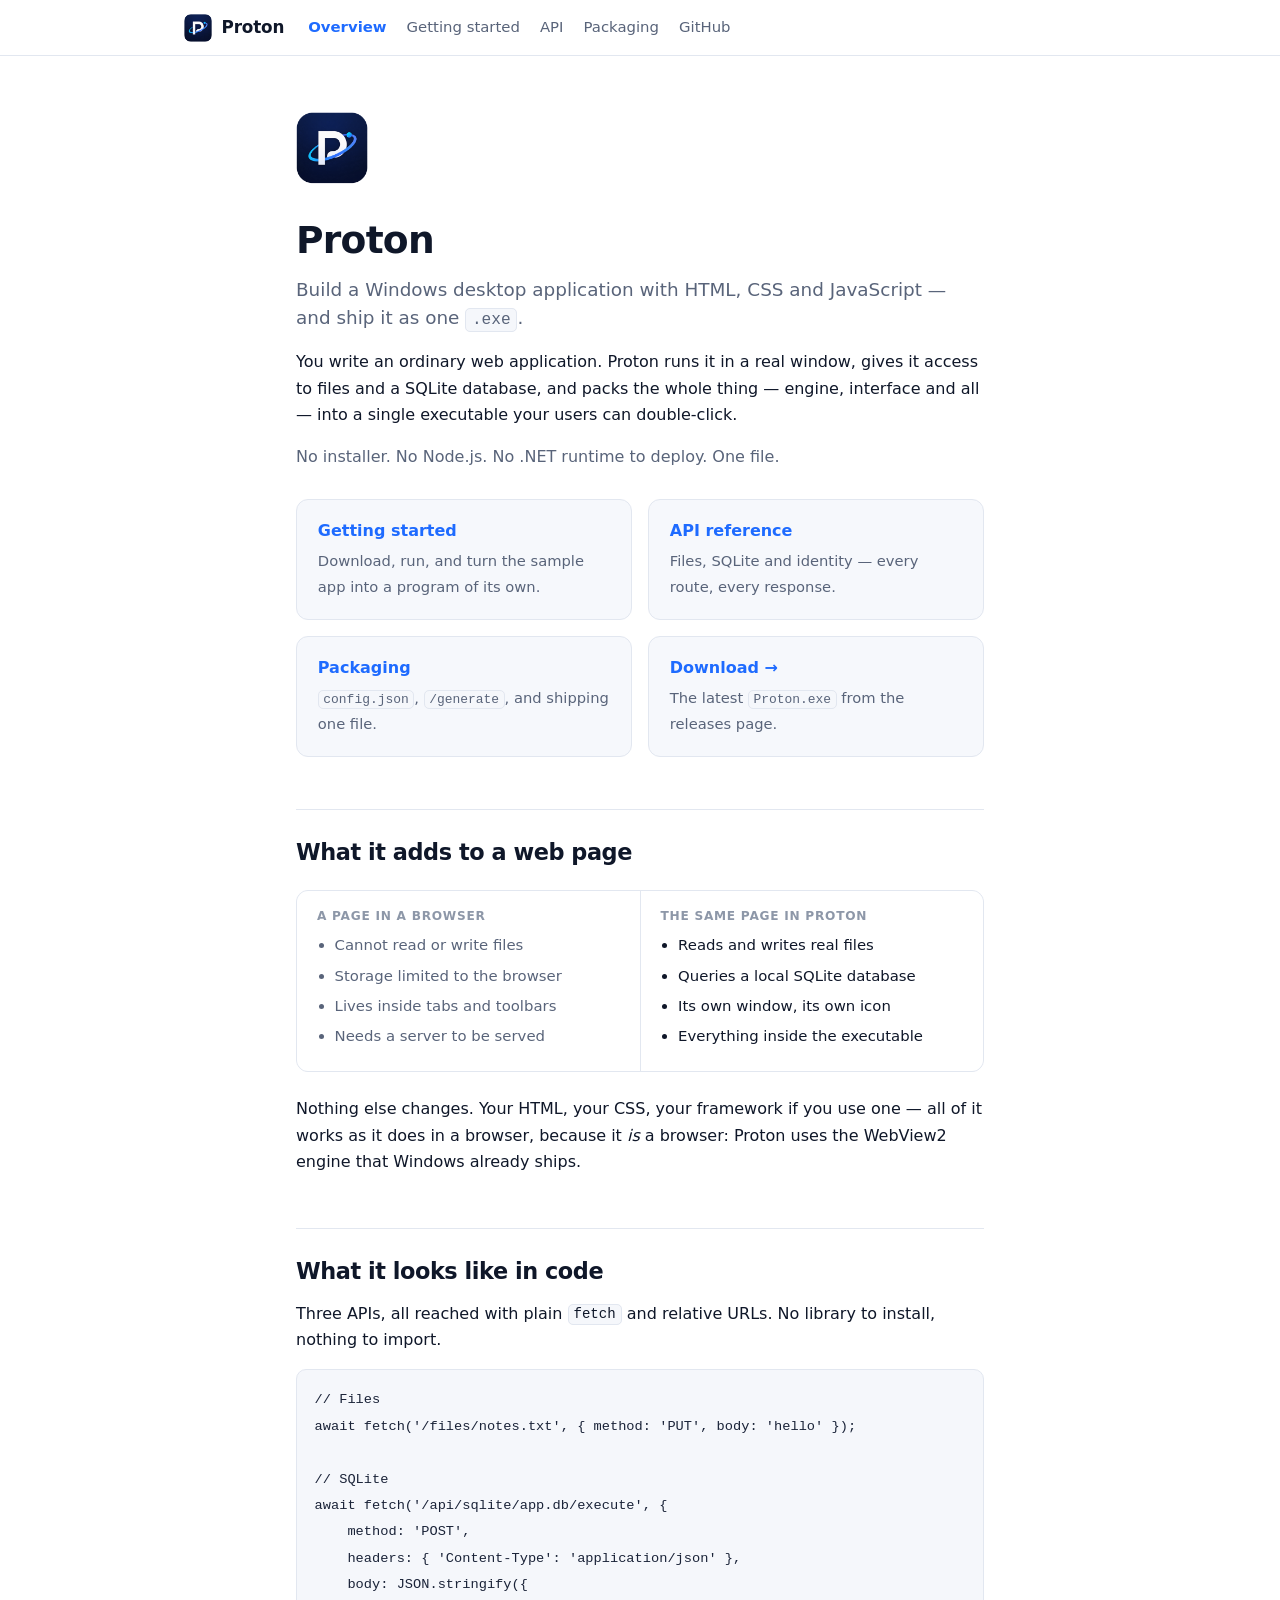
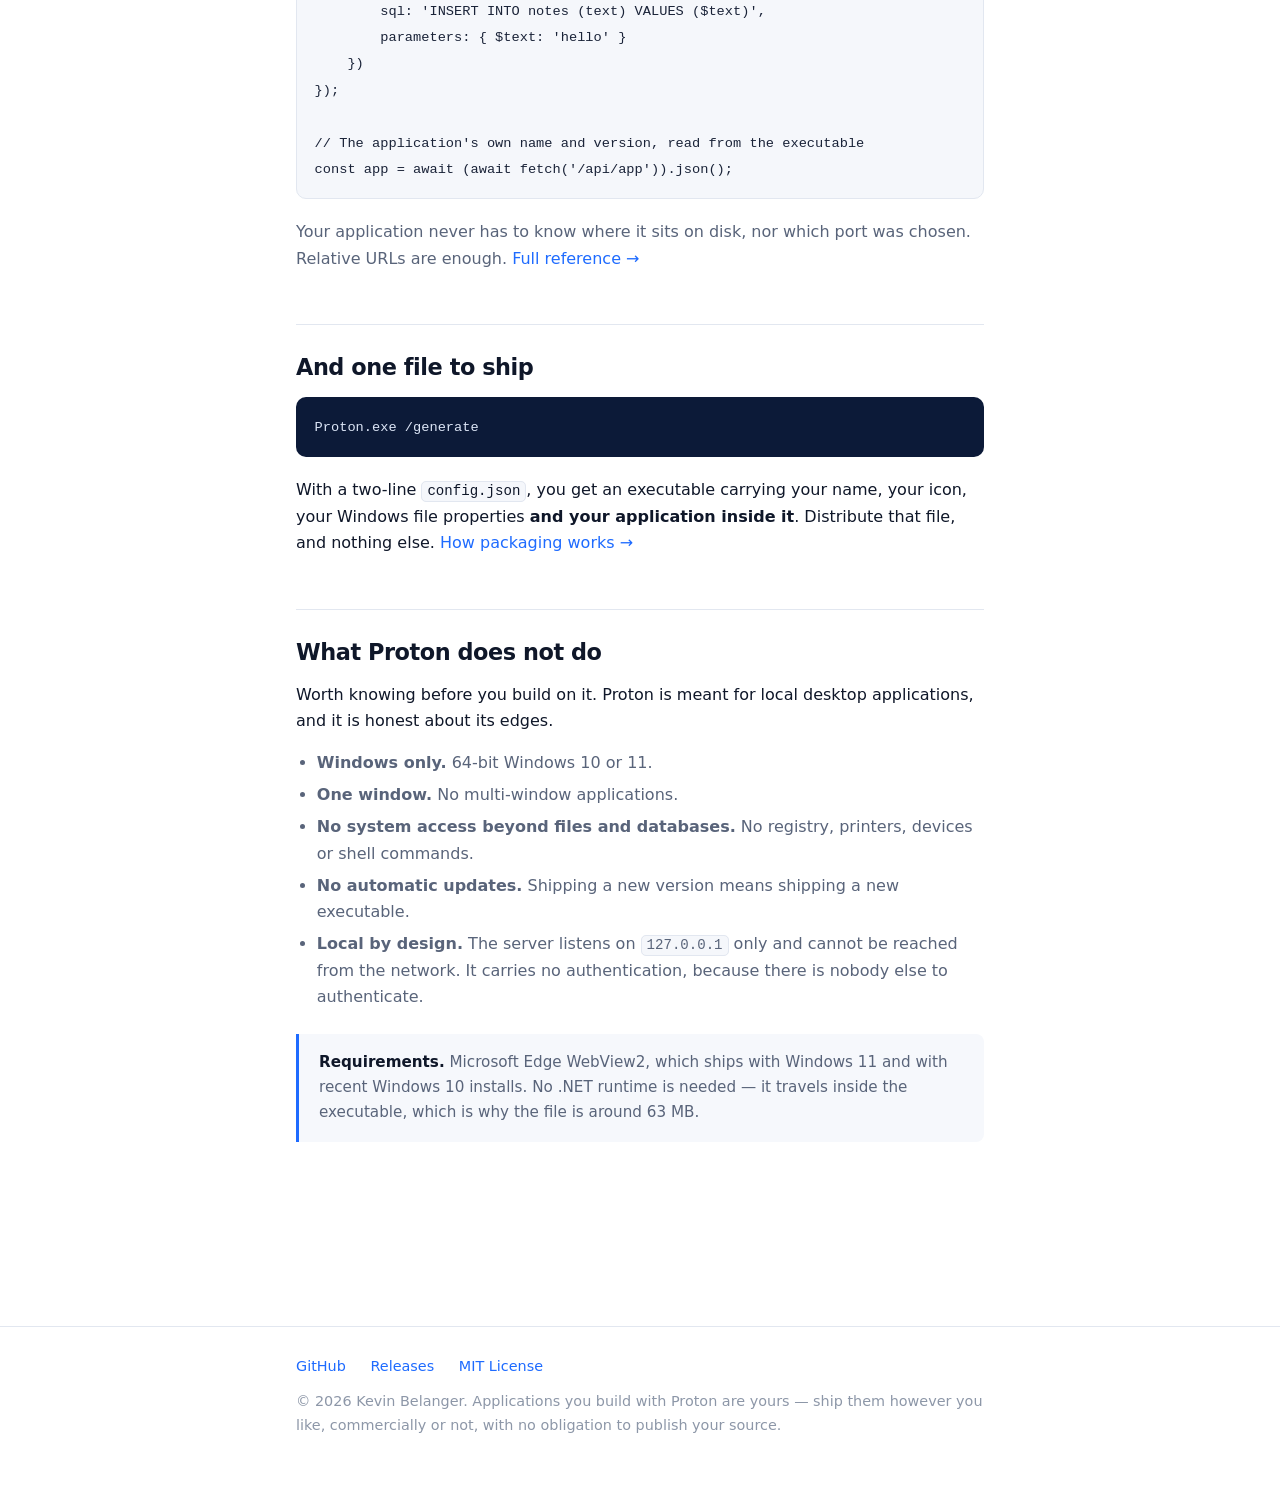
<file: docs/index.html>
<!doctype html>
<html lang="en">
<head>
<meta charset="utf-8">
<meta name="viewport" content="width=device-width, initial-scale=1">
<title>Proton — desktop apps from HTML, CSS and JavaScript</title>
<meta name="description" content="A Windows engine that runs an HTML/CSS/JavaScript application as a desktop app, and ships it as a single executable.">
<link rel="icon" href="logo-96.png">
<link rel="stylesheet" href="style.css">
</head>
<body>

<header class="site-header">
<div>
    <a class="brand" href="index.html"><img src="logo-96.png" alt="">Proton</a>
    <nav class="site-nav">
        <a href="index.html" class="current">Overview</a>
        <a href="getting-started.html">Getting started</a>
        <a href="api.html">API</a>
        <a href="packaging.html">Packaging</a>
        <a class="out" href="https://github.com/kevin-belanger/Proton">GitHub</a>
    </nav>
</div>
</header>

<main>

<img src="logo-256.png" alt="" width="72" height="72" style="border-radius:16px;margin-bottom:1.5rem">

<h1>Proton</h1>

<p class="lead">
    Build a Windows desktop application with HTML, CSS and JavaScript —
    and ship it as one <code>.exe</code>.
</p>

<p>
    You write an ordinary web application. Proton runs it in a real window, gives it
    access to files and a SQLite database, and packs the whole thing — engine,
    interface and all — into a single executable your users can double-click.
</p>

<p class="muted">
    No installer. No Node.js. No .NET runtime to deploy. One file.
</p>

<div class="cards">
    <a class="card" href="getting-started.html">
        <strong>Getting started</strong>
        <span>Download, run, and turn the sample app into a program of its own.</span>
    </a>
    <a class="card" href="api.html">
        <strong>API reference</strong>
        <span>Files, SQLite and identity — every route, every response.</span>
    </a>
    <a class="card" href="packaging.html">
        <strong>Packaging</strong>
        <span><code>config.json</code>, <code>/generate</code>, and shipping one file.</span>
    </a>
    <a class="card" href="https://github.com/kevin-belanger/Proton/releases">
        <strong>Download →</strong>
        <span>The latest <code>Proton.exe</code> from the releases page.</span>
    </a>
</div>

<h2>What it adds to a web page</h2>

<div class="compare">
    <div>
        <h4>A page in a browser</h4>
        <ul>
            <li>Cannot read or write files</li>
            <li>Storage limited to the browser</li>
            <li>Lives inside tabs and toolbars</li>
            <li>Needs a server to be served</li>
        </ul>
    </div>
    <div>
        <h4>The same page in Proton</h4>
        <ul class="yes">
            <li>Reads and writes real files</li>
            <li>Queries a local SQLite database</li>
            <li>Its own window, its own icon</li>
            <li>Everything inside the executable</li>
        </ul>
    </div>
</div>

<p>
    Nothing else changes. Your HTML, your CSS, your framework if you use one — all of
    it works as it does in a browser, because it <em>is</em> a browser: Proton uses
    the WebView2 engine that Windows already ships.
</p>

<h2>What it looks like in code</h2>

<p>
    Three APIs, all reached with plain <code>fetch</code> and relative URLs. No library
    to install, nothing to import.
</p>

<pre><code>// Files
await fetch('/files/notes.txt', { method: 'PUT', body: 'hello' });

// SQLite
await fetch('/api/sqlite/app.db/execute', {
    method: 'POST',
    headers: { 'Content-Type': 'application/json' },
    body: JSON.stringify({
        sql: 'INSERT INTO notes (text) VALUES ($text)',
        parameters: { $text: 'hello' }
    })
});

// The application's own name and version, read from the executable
const app = await (await fetch('/api/app')).json();</code></pre>

<p class="muted">
    Your application never has to know where it sits on disk, nor which port was
    chosen. Relative URLs are enough. <a href="api.html">Full reference →</a>
</p>

<h2>And one file to ship</h2>

<pre class="shell"><code>Proton.exe /generate</code></pre>

<p>
    With a two-line <code>config.json</code>, you get an executable carrying your name,
    your icon, your Windows file properties <strong>and your application inside
    it</strong>. Distribute that file, and nothing else.
    <a href="packaging.html">How packaging works →</a>
</p>

<h2>What Proton does not do</h2>

<p>
    Worth knowing before you build on it. Proton is meant for local desktop
    applications, and it is honest about its edges.
</p>

<ul class="muted">
    <li><strong>Windows only.</strong> 64-bit Windows 10 or 11.</li>
    <li><strong>One window.</strong> No multi-window applications.</li>
    <li><strong>No system access beyond files and databases.</strong> No registry,
        printers, devices or shell commands.</li>
    <li><strong>No automatic updates.</strong> Shipping a new version means shipping
        a new executable.</li>
    <li><strong>Local by design.</strong> The server listens on <code>127.0.0.1</code>
        only and cannot be reached from the network. It carries no authentication,
        because there is nobody else to authenticate.</li>
</ul>

<div class="note">
    <p>
        <strong>Requirements.</strong> Microsoft Edge WebView2, which ships with
        Windows 11 and with recent Windows 10 installs. No .NET runtime is needed —
        it travels inside the executable, which is why the file is around 63 MB.
    </p>
</div>

</main>

<footer class="site-footer">
<div>
    <a href="https://github.com/kevin-belanger/Proton">GitHub</a>
    <a href="https://github.com/kevin-belanger/Proton/releases">Releases</a>
    <a href="https://github.com/kevin-belanger/Proton/blob/main/LICENSE">MIT License</a>
    <p style="margin-top:.75rem">
        © 2026 Kevin Belanger. Applications you build with Proton are yours — ship them
        however you like, commercially or not, with no obligation to publish your source.
    </p>
</div>
</footer>

</body>
</html>
</file>
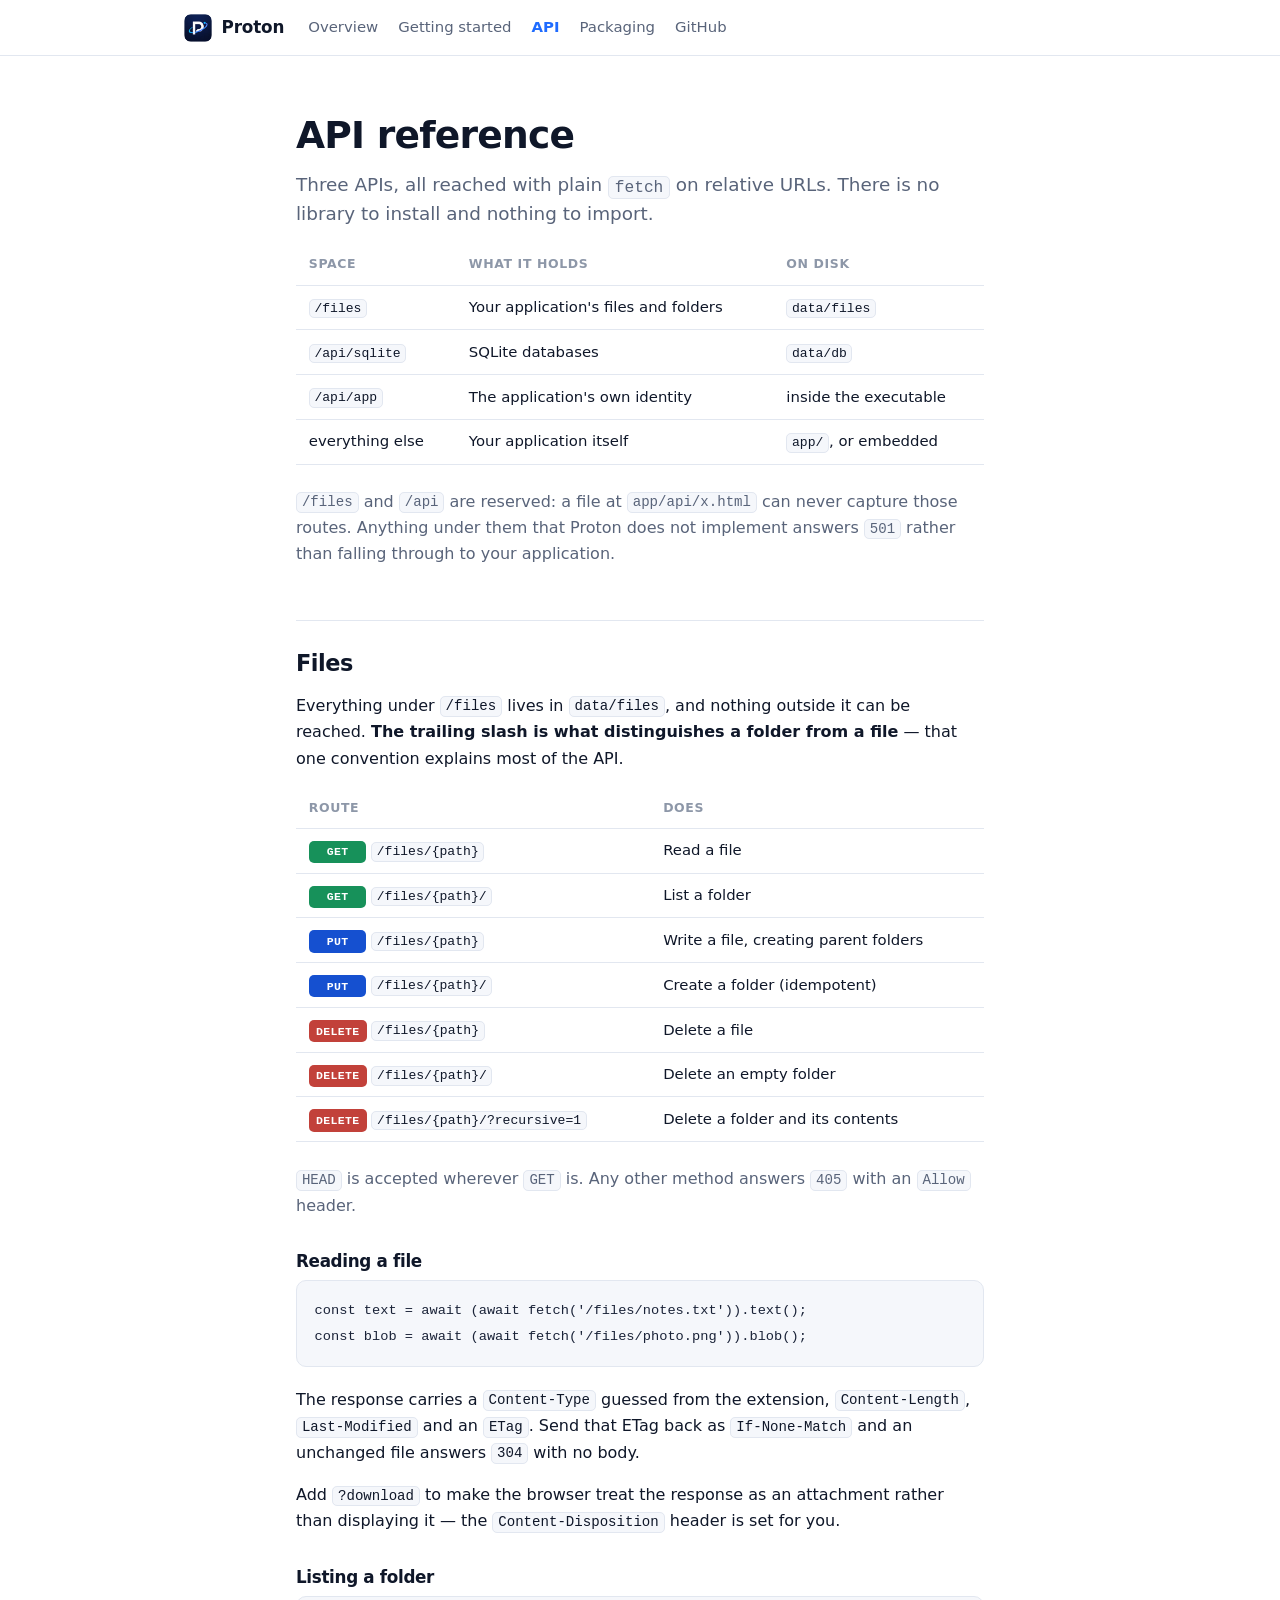
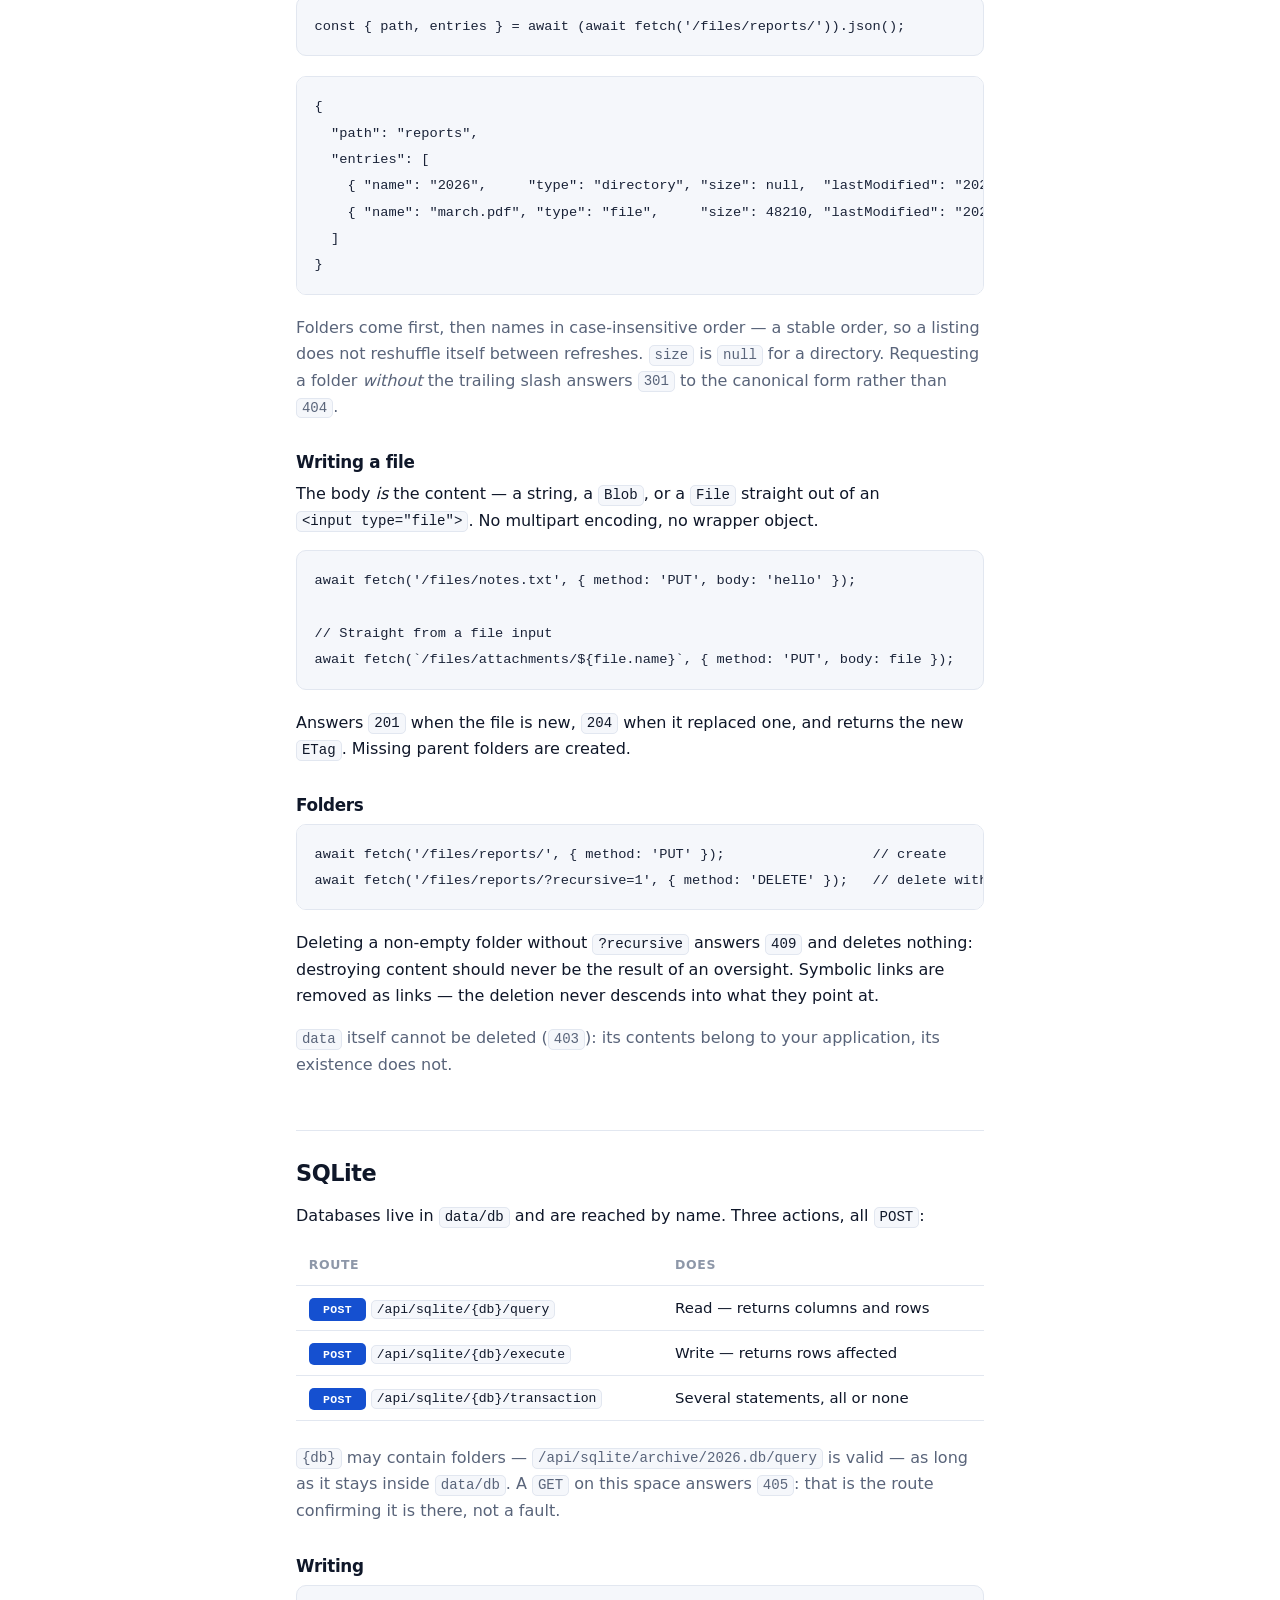
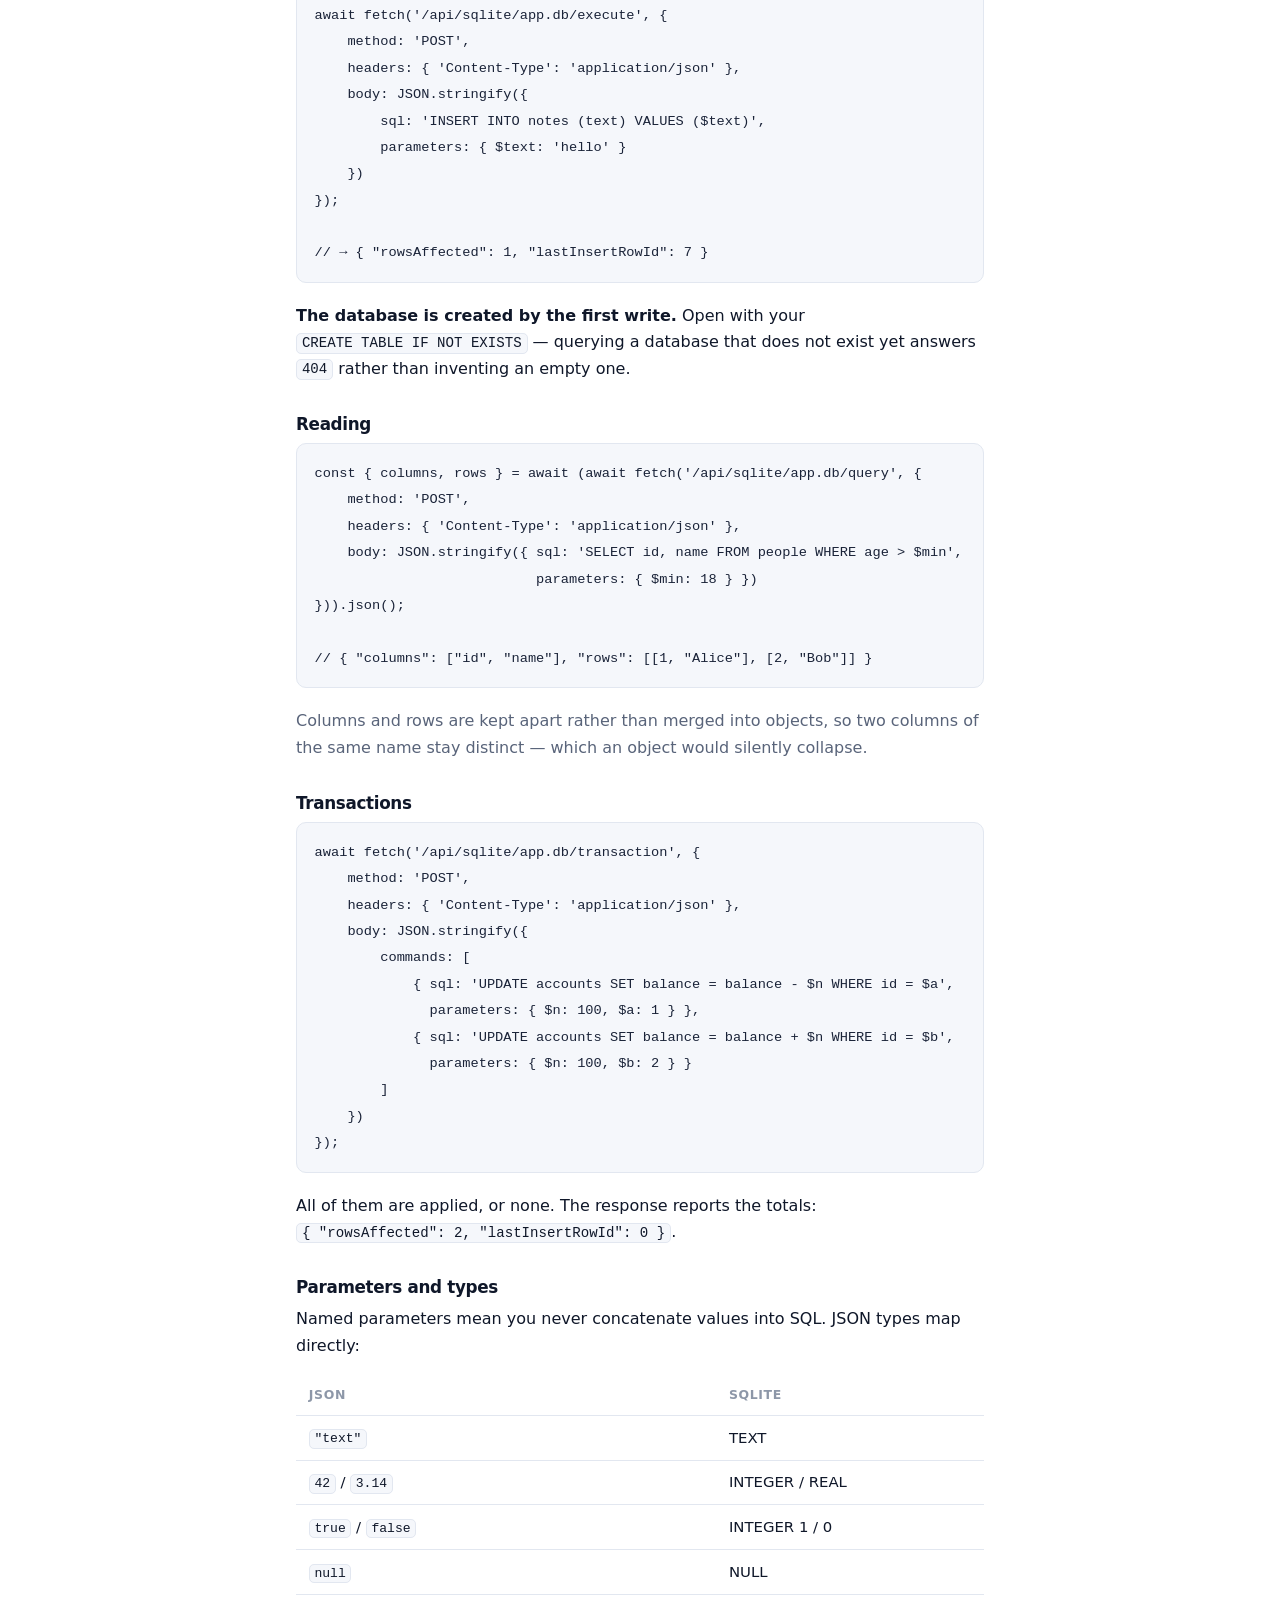
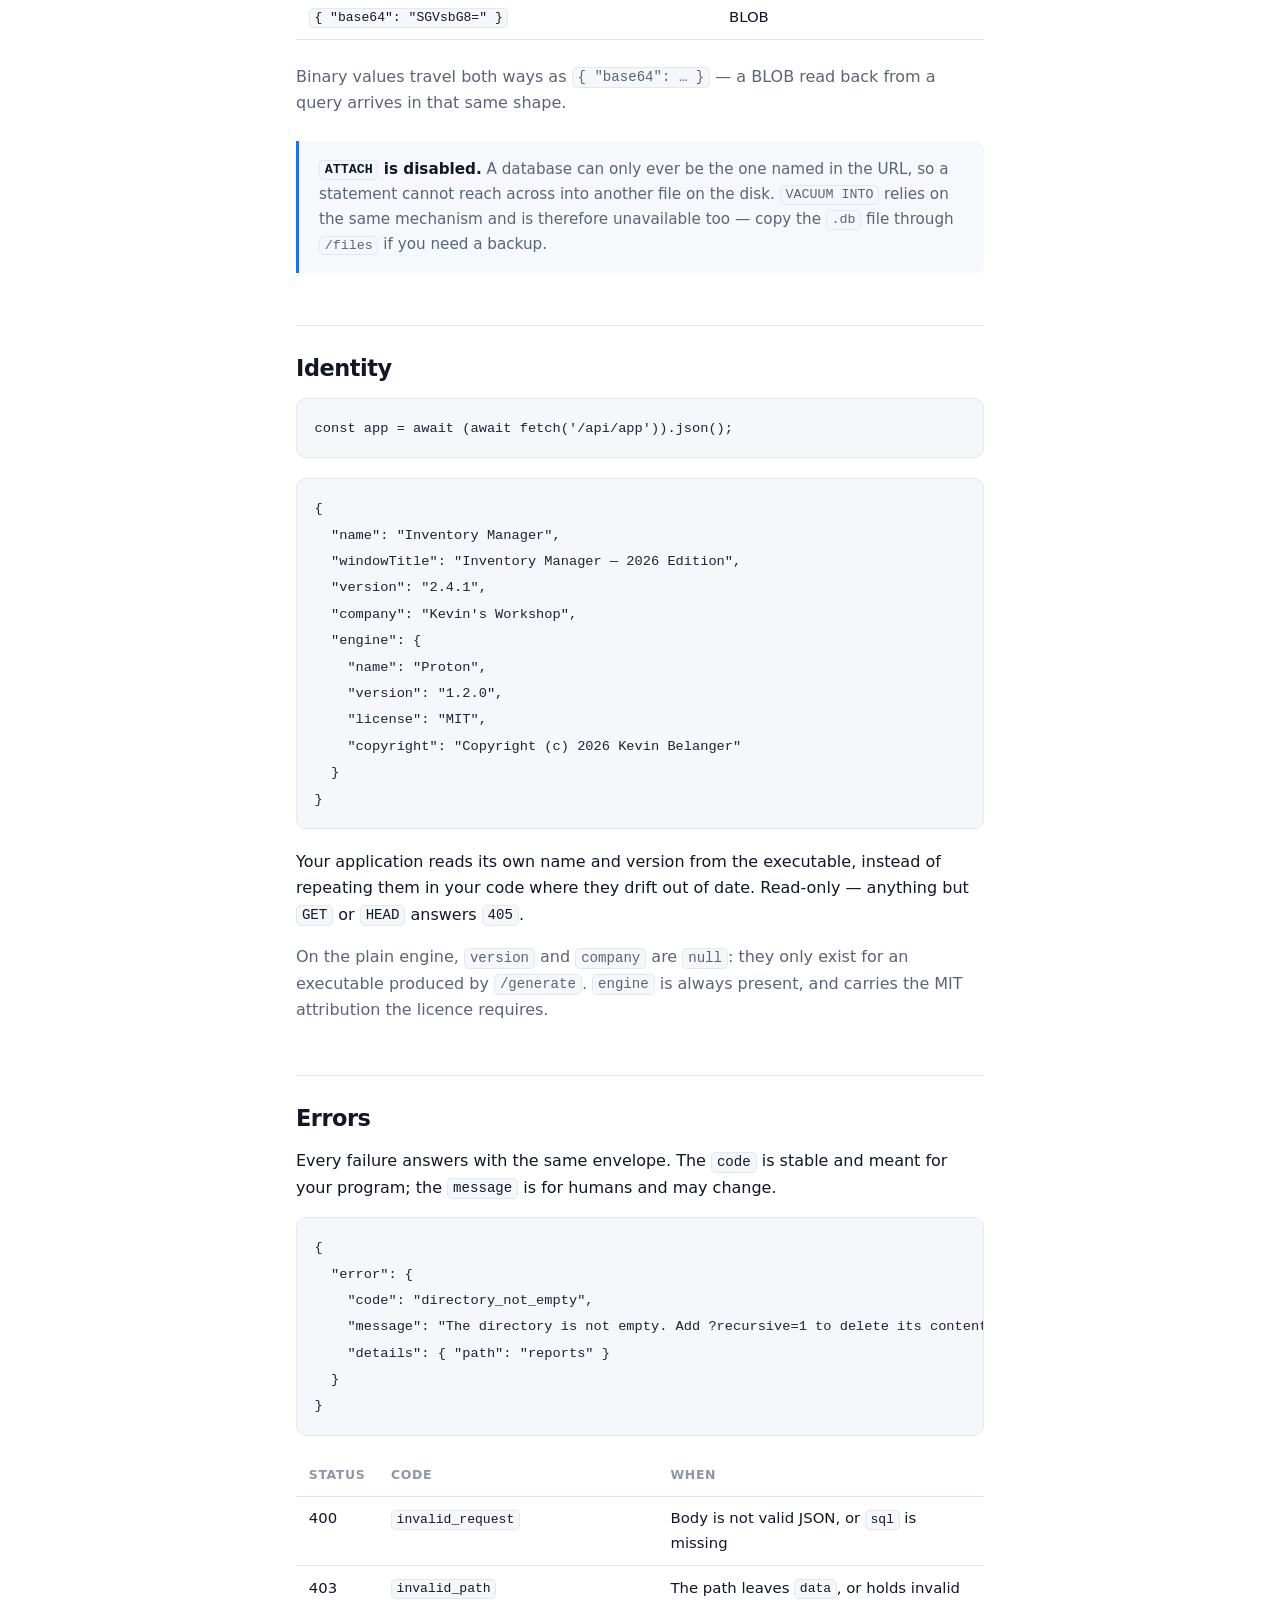
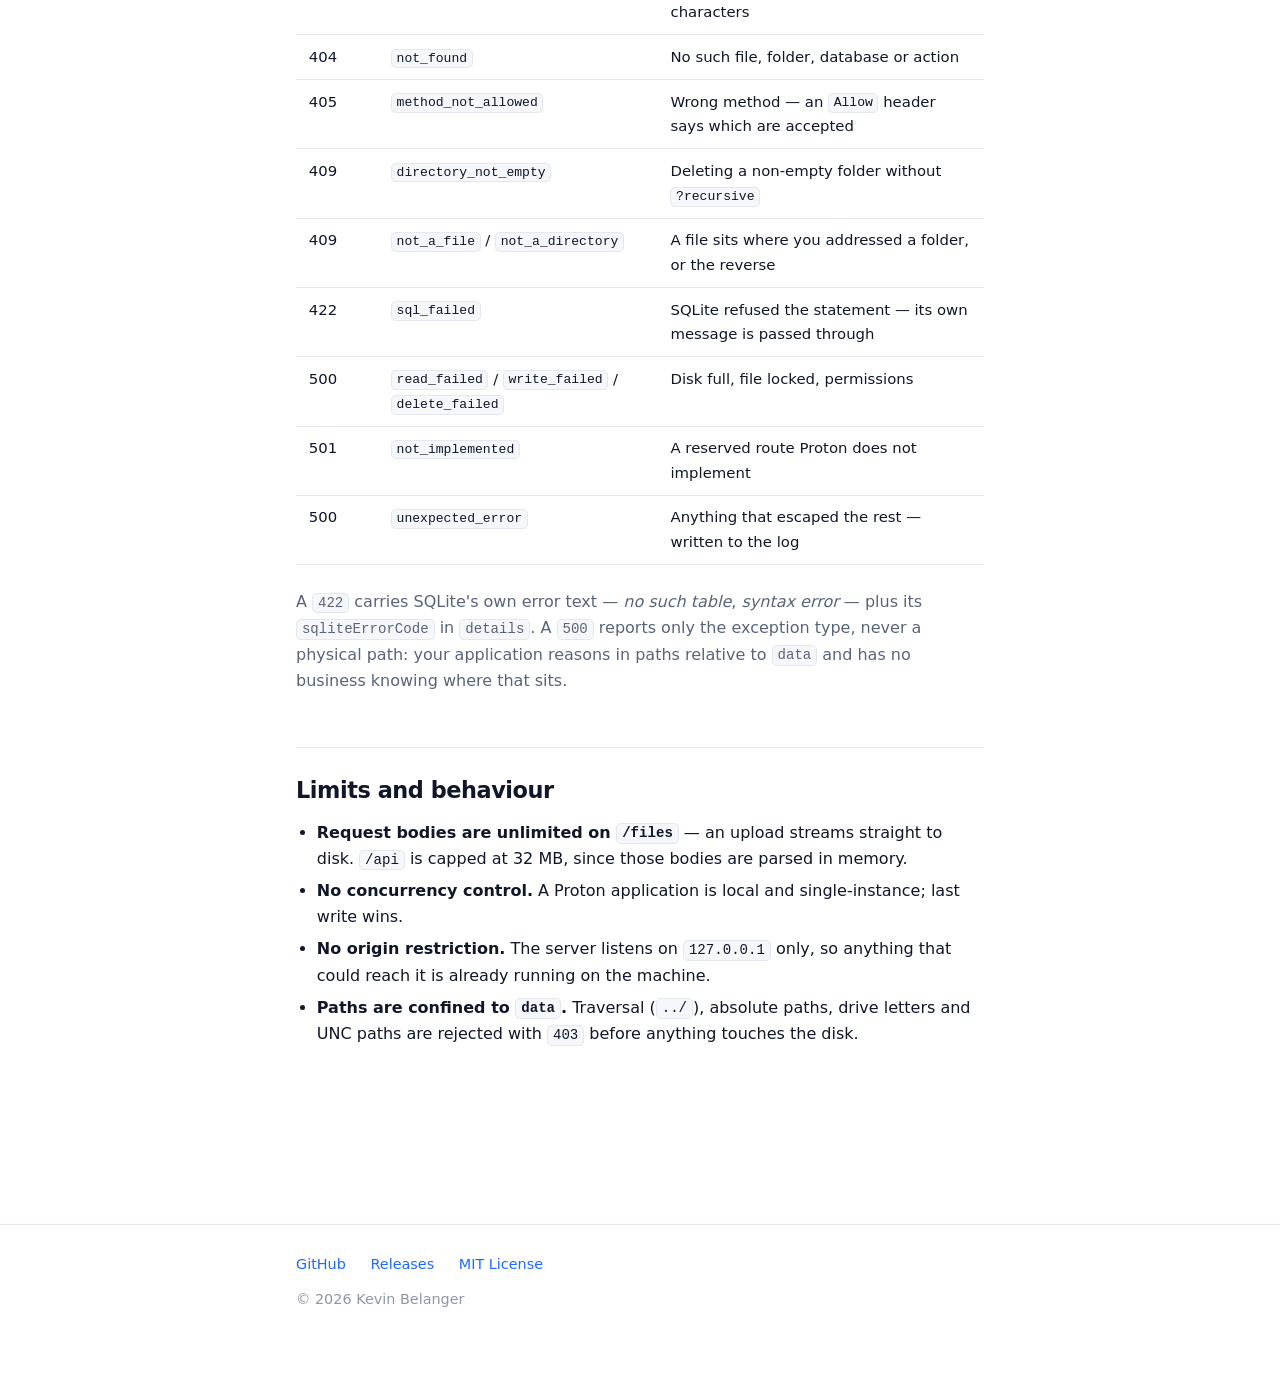
<file: docs/api.html>
<!doctype html>
<html lang="en">
<head>
<meta charset="utf-8">
<meta name="viewport" content="width=device-width, initial-scale=1">
<title>API reference — Proton</title>
<meta name="description" content="The three APIs Proton adds to a web page: files, SQLite databases, and application identity.">
<link rel="icon" href="logo-96.png">
<link rel="stylesheet" href="style.css">
</head>
<body>

<header class="site-header">
<div>
    <a class="brand" href="index.html"><img src="logo-96.png" alt="">Proton</a>
    <nav class="site-nav">
        <a href="index.html">Overview</a>
        <a href="getting-started.html">Getting started</a>
        <a href="api.html" class="current">API</a>
        <a href="packaging.html">Packaging</a>
        <a class="out" href="https://github.com/kevin-belanger/Proton">GitHub</a>
    </nav>
</div>
</header>

<main>

<h1>API reference</h1>

<p class="lead">
    Three APIs, all reached with plain <code>fetch</code> on relative URLs. There is no
    library to install and nothing to import.
</p>

<div class="scroll">
<table>
    <tr><th>Space</th><th>What it holds</th><th>On disk</th></tr>
    <tr>
        <td><code>/files</code></td>
        <td>Your application's files and folders</td>
        <td><code>data/files</code></td>
    </tr>
    <tr>
        <td><code>/api/sqlite</code></td>
        <td>SQLite databases</td>
        <td><code>data/db</code></td>
    </tr>
    <tr>
        <td><code>/api/app</code></td>
        <td>The application's own identity</td>
        <td>inside the executable</td>
    </tr>
    <tr>
        <td>everything else</td>
        <td>Your application itself</td>
        <td><code>app/</code>, or embedded</td>
    </tr>
</table>
</div>

<p class="muted">
    <code>/files</code> and <code>/api</code> are reserved: a file at
    <code>app/api/x.html</code> can never capture those routes. Anything under them
    that Proton does not implement answers <code>501</code> rather than falling through
    to your application.
</p>

<h2>Files</h2>

<p>
    Everything under <code>/files</code> lives in <code>data/files</code>, and nothing
    outside it can be reached. <strong>The trailing slash is what distinguishes a
    folder from a file</strong> — that one convention explains most of the API.
</p>

<div class="scroll">
<table>
    <tr><th>Route</th><th>Does</th></tr>
    <tr><td><span class="m m-get">GET</span> <code>/files/{path}</code></td><td>Read a file</td></tr>
    <tr><td><span class="m m-get">GET</span> <code>/files/{path}/</code></td><td>List a folder</td></tr>
    <tr><td><span class="m m-put">PUT</span> <code>/files/{path}</code></td><td>Write a file, creating parent folders</td></tr>
    <tr><td><span class="m m-put">PUT</span> <code>/files/{path}/</code></td><td>Create a folder (idempotent)</td></tr>
    <tr><td><span class="m m-del">DELETE</span> <code>/files/{path}</code></td><td>Delete a file</td></tr>
    <tr><td><span class="m m-del">DELETE</span> <code>/files/{path}/</code></td><td>Delete an empty folder</td></tr>
    <tr><td><span class="m m-del">DELETE</span> <code>/files/{path}/?recursive=1</code></td><td>Delete a folder and its contents</td></tr>
</table>
</div>

<p class="muted">
    <code>HEAD</code> is accepted wherever <code>GET</code> is. Any other method
    answers <code>405</code> with an <code>Allow</code> header.
</p>

<h3>Reading a file</h3>

<pre><code>const text = await (await fetch('/files/notes.txt')).text();
const blob = await (await fetch('/files/photo.png')).blob();</code></pre>

<p>
    The response carries a <code>Content-Type</code> guessed from the extension,
    <code>Content-Length</code>, <code>Last-Modified</code> and an <code>ETag</code>.
    Send that ETag back as <code>If-None-Match</code> and an unchanged file answers
    <code>304</code> with no body.
</p>

<p>
    Add <code>?download</code> to make the browser treat the response as an attachment
    rather than displaying it — the <code>Content-Disposition</code> header is set for
    you.
</p>

<h3>Listing a folder</h3>

<pre><code>const { path, entries } = await (await fetch('/files/reports/')).json();</code></pre>

<pre><code>{
  "path": "reports",
  "entries": [
    { "name": "2026",     "type": "directory", "size": null,  "lastModified": "2026-08-25T13:40:41Z" },
    { "name": "march.pdf", "type": "file",     "size": 48210, "lastModified": "2026-08-24T09:12:03Z" }
  ]
}</code></pre>

<p class="muted">
    Folders come first, then names in case-insensitive order — a stable order, so a
    listing does not reshuffle itself between refreshes. <code>size</code> is
    <code>null</code> for a directory. Requesting a folder <em>without</em> the trailing
    slash answers <code>301</code> to the canonical form rather than <code>404</code>.
</p>

<h3>Writing a file</h3>

<p>
    The body <em>is</em> the content — a string, a <code>Blob</code>, or a
    <code>File</code> straight out of an <code>&lt;input type="file"&gt;</code>. No
    multipart encoding, no wrapper object.
</p>

<pre><code>await fetch('/files/notes.txt', { method: 'PUT', body: 'hello' });

// Straight from a file input
await fetch(`/files/attachments/${file.name}`, { method: 'PUT', body: file });</code></pre>

<p>
    Answers <code>201</code> when the file is new, <code>204</code> when it replaced
    one, and returns the new <code>ETag</code>. Missing parent folders are created.
</p>

<h3>Folders</h3>

<pre><code>await fetch('/files/reports/', { method: 'PUT' });                  // create
await fetch('/files/reports/?recursive=1', { method: 'DELETE' });   // delete with contents</code></pre>

<p>
    Deleting a non-empty folder without <code>?recursive</code> answers
    <code>409</code> and deletes nothing: destroying content should never be the result
    of an oversight. Symbolic links are removed as links — the deletion never descends
    into what they point at.
</p>

<p class="muted">
    <code>data</code> itself cannot be deleted (<code>403</code>): its contents belong
    to your application, its existence does not.
</p>

<h2>SQLite</h2>

<p>
    Databases live in <code>data/db</code> and are reached by name. Three actions, all
    <code>POST</code>:
</p>

<div class="scroll">
<table>
    <tr><th>Route</th><th>Does</th></tr>
    <tr><td><span class="m m-post">POST</span> <code>/api/sqlite/{db}/query</code></td><td>Read — returns columns and rows</td></tr>
    <tr><td><span class="m m-post">POST</span> <code>/api/sqlite/{db}/execute</code></td><td>Write — returns rows affected</td></tr>
    <tr><td><span class="m m-post">POST</span> <code>/api/sqlite/{db}/transaction</code></td><td>Several statements, all or none</td></tr>
</table>
</div>

<p class="muted">
    <code>{db}</code> may contain folders — <code>/api/sqlite/archive/2026.db/query</code>
    is valid — as long as it stays inside <code>data/db</code>. A <code>GET</code> on
    this space answers <code>405</code>: that is the route confirming it is there, not
    a fault.
</p>

<h3>Writing</h3>

<pre><code>await fetch('/api/sqlite/app.db/execute', {
    method: 'POST',
    headers: { 'Content-Type': 'application/json' },
    body: JSON.stringify({
        sql: 'INSERT INTO notes (text) VALUES ($text)',
        parameters: { $text: 'hello' }
    })
});

// → { "rowsAffected": 1, "lastInsertRowId": 7 }</code></pre>

<p>
    <strong>The database is created by the first write.</strong> Open with your
    <code>CREATE TABLE IF NOT EXISTS</code> — querying a database that does not exist
    yet answers <code>404</code> rather than inventing an empty one.
</p>

<h3>Reading</h3>

<pre><code>const { columns, rows } = await (await fetch('/api/sqlite/app.db/query', {
    method: 'POST',
    headers: { 'Content-Type': 'application/json' },
    body: JSON.stringify({ sql: 'SELECT id, name FROM people WHERE age &gt; $min',
                           parameters: { $min: 18 } })
})).json();

// { "columns": ["id", "name"], "rows": [[1, "Alice"], [2, "Bob"]] }</code></pre>

<p class="muted">
    Columns and rows are kept apart rather than merged into objects, so two columns of
    the same name stay distinct — which an object would silently collapse.
</p>

<h3>Transactions</h3>

<pre><code>await fetch('/api/sqlite/app.db/transaction', {
    method: 'POST',
    headers: { 'Content-Type': 'application/json' },
    body: JSON.stringify({
        commands: [
            { sql: 'UPDATE accounts SET balance = balance - $n WHERE id = $a',
              parameters: { $n: 100, $a: 1 } },
            { sql: 'UPDATE accounts SET balance = balance + $n WHERE id = $b',
              parameters: { $n: 100, $b: 2 } }
        ]
    })
});</code></pre>

<p>
    All of them are applied, or none. The response reports the totals:
    <code>{ "rowsAffected": 2, "lastInsertRowId": 0 }</code>.
</p>

<h3>Parameters and types</h3>

<p>
    Named parameters mean you never concatenate values into SQL. JSON types map
    directly:
</p>

<div class="scroll">
<table>
    <tr><th>JSON</th><th>SQLite</th></tr>
    <tr><td><code>"text"</code></td><td>TEXT</td></tr>
    <tr><td><code>42</code> / <code>3.14</code></td><td>INTEGER / REAL</td></tr>
    <tr><td><code>true</code> / <code>false</code></td><td>INTEGER 1 / 0</td></tr>
    <tr><td><code>null</code></td><td>NULL</td></tr>
    <tr><td><code>{ "base64": "SGVsbG8=" }</code></td><td>BLOB</td></tr>
</table>
</div>

<p class="muted">
    Binary values travel both ways as <code>{ "base64": … }</code> — a BLOB read back
    from a query arrives in that same shape.
</p>

<div class="note">
    <p>
        <strong><code>ATTACH</code> is disabled.</strong> A database can only ever be
        the one named in the URL, so a statement cannot reach across into another file
        on the disk. <code>VACUUM INTO</code> relies on the same mechanism and is
        therefore unavailable too — copy the <code>.db</code> file through
        <code>/files</code> if you need a backup.
    </p>
</div>

<h2>Identity</h2>

<pre><code>const app = await (await fetch('/api/app')).json();</code></pre>

<pre><code>{
  "name": "Inventory Manager",
  "windowTitle": "Inventory Manager — 2026 Edition",
  "version": "2.4.1",
  "company": "Kevin's Workshop",
  "engine": {
    "name": "Proton",
    "version": "1.2.0",
    "license": "MIT",
    "copyright": "Copyright (c) 2026 Kevin Belanger"
  }
}</code></pre>

<p>
    Your application reads its own name and version from the executable, instead of
    repeating them in your code where they drift out of date. Read-only —
    anything but <code>GET</code> or <code>HEAD</code> answers <code>405</code>.
</p>

<p class="muted">
    On the plain engine, <code>version</code> and <code>company</code> are
    <code>null</code>: they only exist for an executable produced by
    <code>/generate</code>. <code>engine</code> is always present, and carries the MIT
    attribution the licence requires.
</p>

<h2>Errors</h2>

<p>
    Every failure answers with the same envelope. The <code>code</code> is stable and
    meant for your program; the <code>message</code> is for humans and may change.
</p>

<pre><code>{
  "error": {
    "code": "directory_not_empty",
    "message": "The directory is not empty. Add ?recursive=1 to delete its contents.",
    "details": { "path": "reports" }
  }
}</code></pre>

<div class="scroll">
<table>
    <tr><th>Status</th><th>Code</th><th>When</th></tr>
    <tr><td>400</td><td><code>invalid_request</code></td><td>Body is not valid JSON, or <code>sql</code> is missing</td></tr>
    <tr><td>403</td><td><code>invalid_path</code></td><td>The path leaves <code>data</code>, or holds invalid characters</td></tr>
    <tr><td>404</td><td><code>not_found</code></td><td>No such file, folder, database or action</td></tr>
    <tr><td>405</td><td><code>method_not_allowed</code></td><td>Wrong method — an <code>Allow</code> header says which are accepted</td></tr>
    <tr><td>409</td><td><code>directory_not_empty</code></td><td>Deleting a non-empty folder without <code>?recursive</code></td></tr>
    <tr><td>409</td><td><code>not_a_file</code> / <code>not_a_directory</code></td><td>A file sits where you addressed a folder, or the reverse</td></tr>
    <tr><td>422</td><td><code>sql_failed</code></td><td>SQLite refused the statement — its own message is passed through</td></tr>
    <tr><td>500</td><td><code>read_failed</code> / <code>write_failed</code> / <code>delete_failed</code></td><td>Disk full, file locked, permissions</td></tr>
    <tr><td>501</td><td><code>not_implemented</code></td><td>A reserved route Proton does not implement</td></tr>
    <tr><td>500</td><td><code>unexpected_error</code></td><td>Anything that escaped the rest — written to the log</td></tr>
</table>
</div>

<p class="muted">
    A <code>422</code> carries SQLite's own error text — <em>no such table</em>,
    <em>syntax error</em> — plus its <code>sqliteErrorCode</code> in
    <code>details</code>. A <code>500</code> reports only the exception type, never a
    physical path: your application reasons in paths relative to <code>data</code> and
    has no business knowing where that sits.
</p>

<h2>Limits and behaviour</h2>

<ul>
    <li><strong>Request bodies are unlimited on <code>/files</code></strong> — an
        upload streams straight to disk. <code>/api</code> is capped at 32 MB, since
        those bodies are parsed in memory.</li>
    <li><strong>No concurrency control.</strong> A Proton application is local and
        single-instance; last write wins.</li>
    <li><strong>No origin restriction.</strong> The server listens on
        <code>127.0.0.1</code> only, so anything that could reach it is already running
        on the machine.</li>
    <li><strong>Paths are confined to <code>data</code>.</strong> Traversal
        (<code>../</code>), absolute paths, drive letters and UNC paths are rejected
        with <code>403</code> before anything touches the disk.</li>
</ul>

</main>

<footer class="site-footer">
<div>
    <a href="https://github.com/kevin-belanger/Proton">GitHub</a>
    <a href="https://github.com/kevin-belanger/Proton/releases">Releases</a>
    <a href="https://github.com/kevin-belanger/Proton/blob/main/LICENSE">MIT License</a>
    <p style="margin-top:.75rem">© 2026 Kevin Belanger</p>
</div>
</footer>

</body>
</html>
</file>
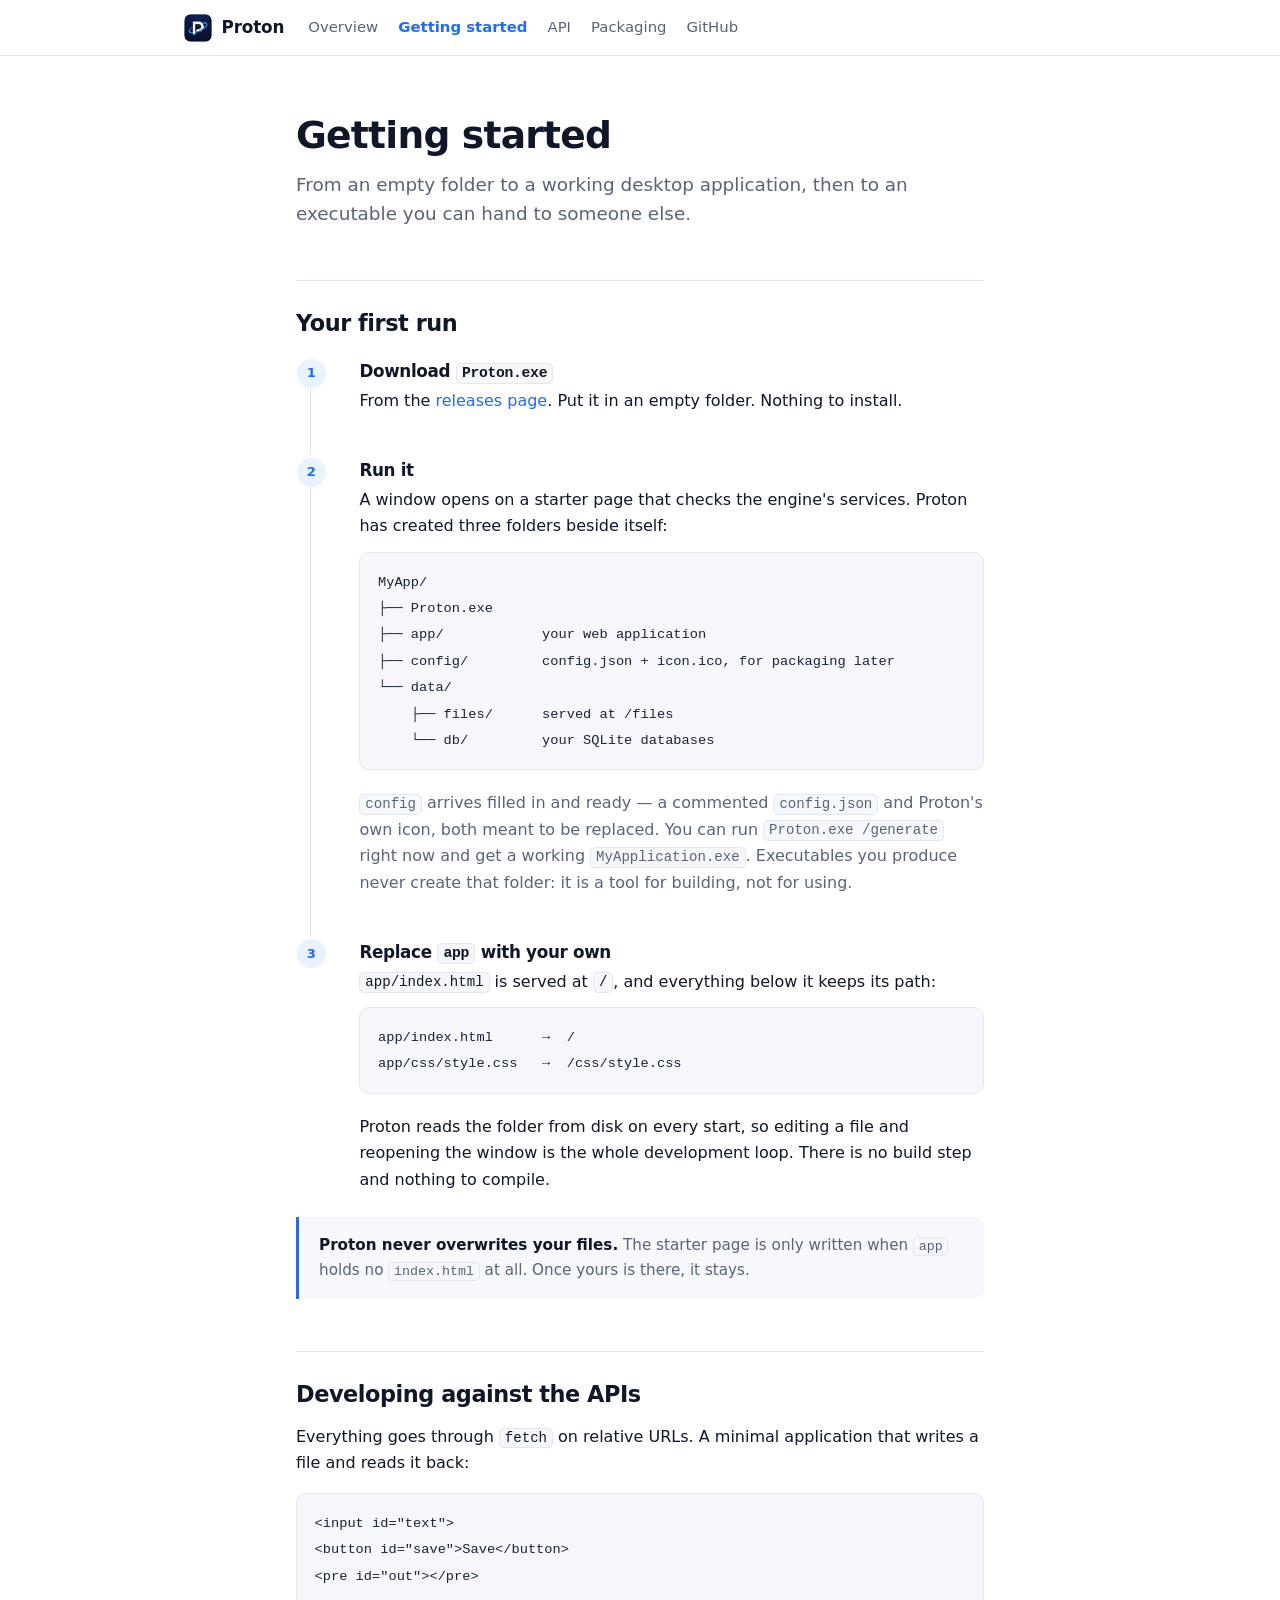
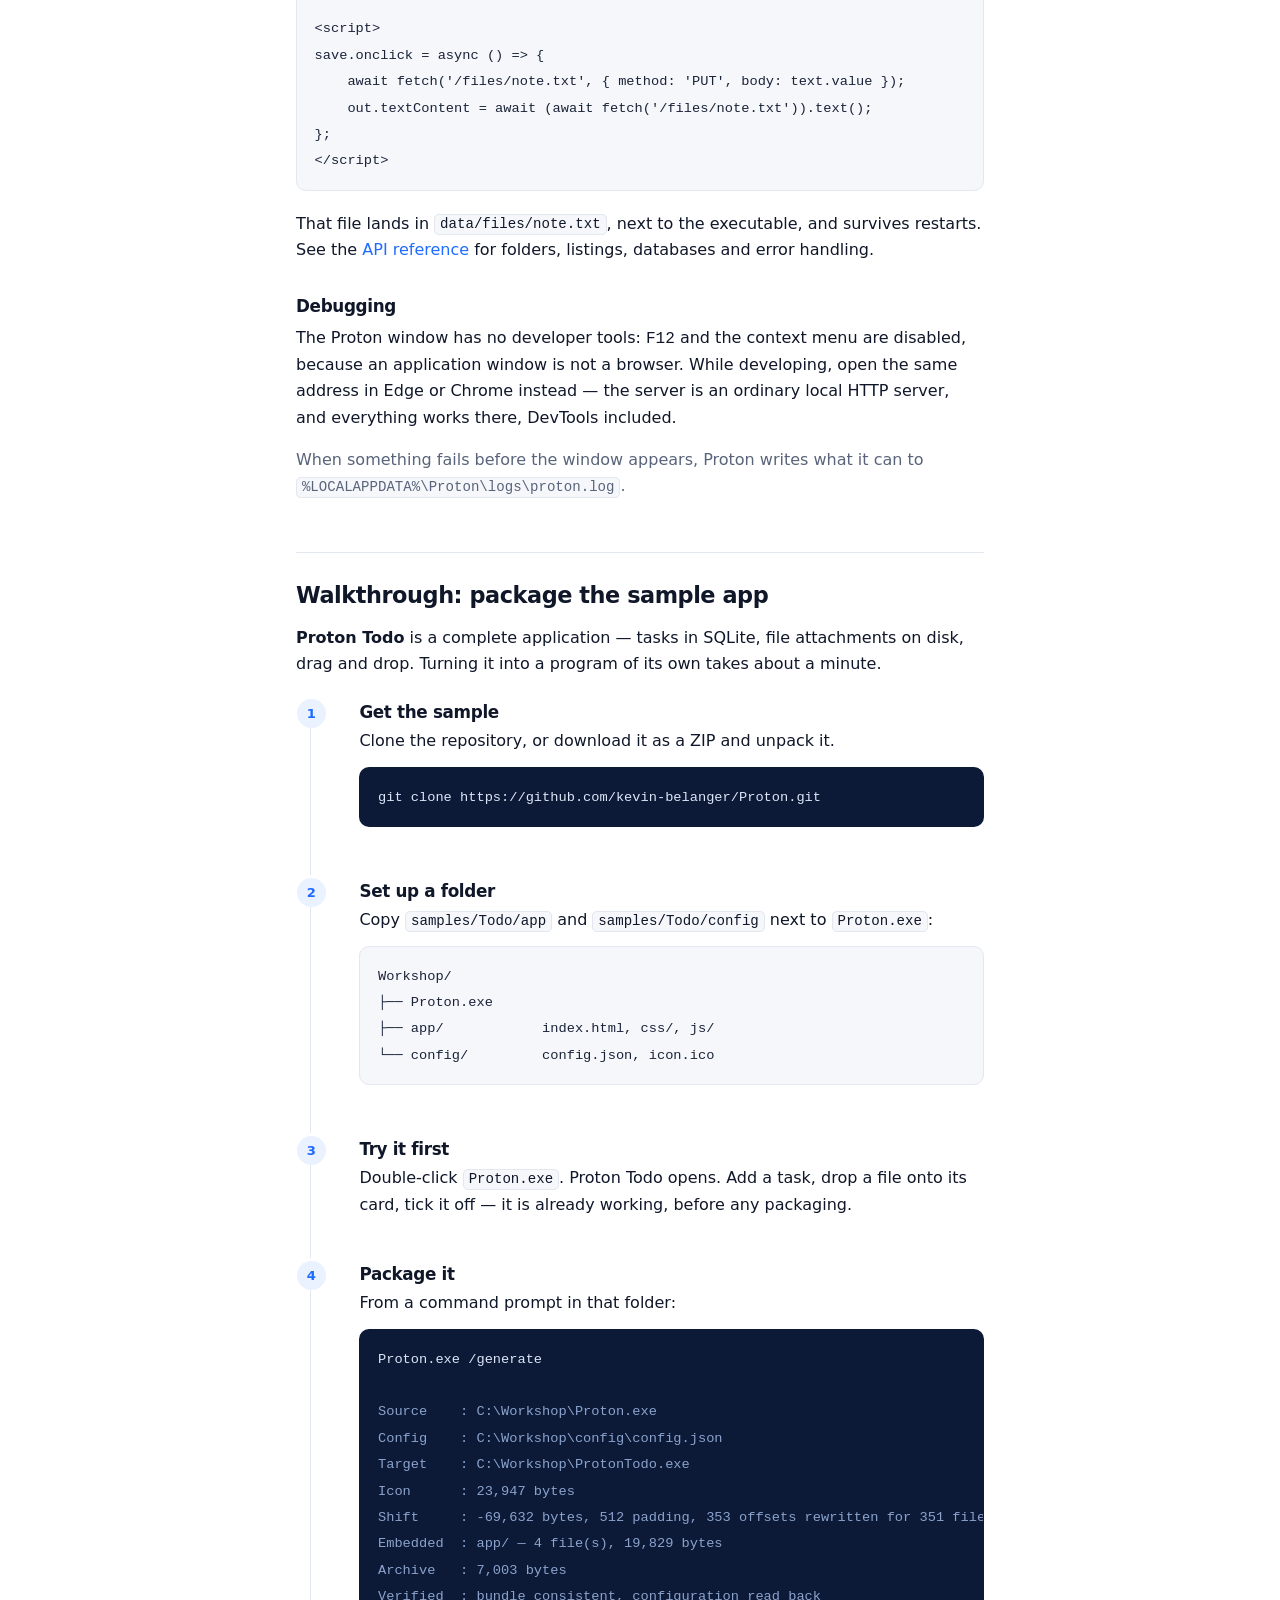
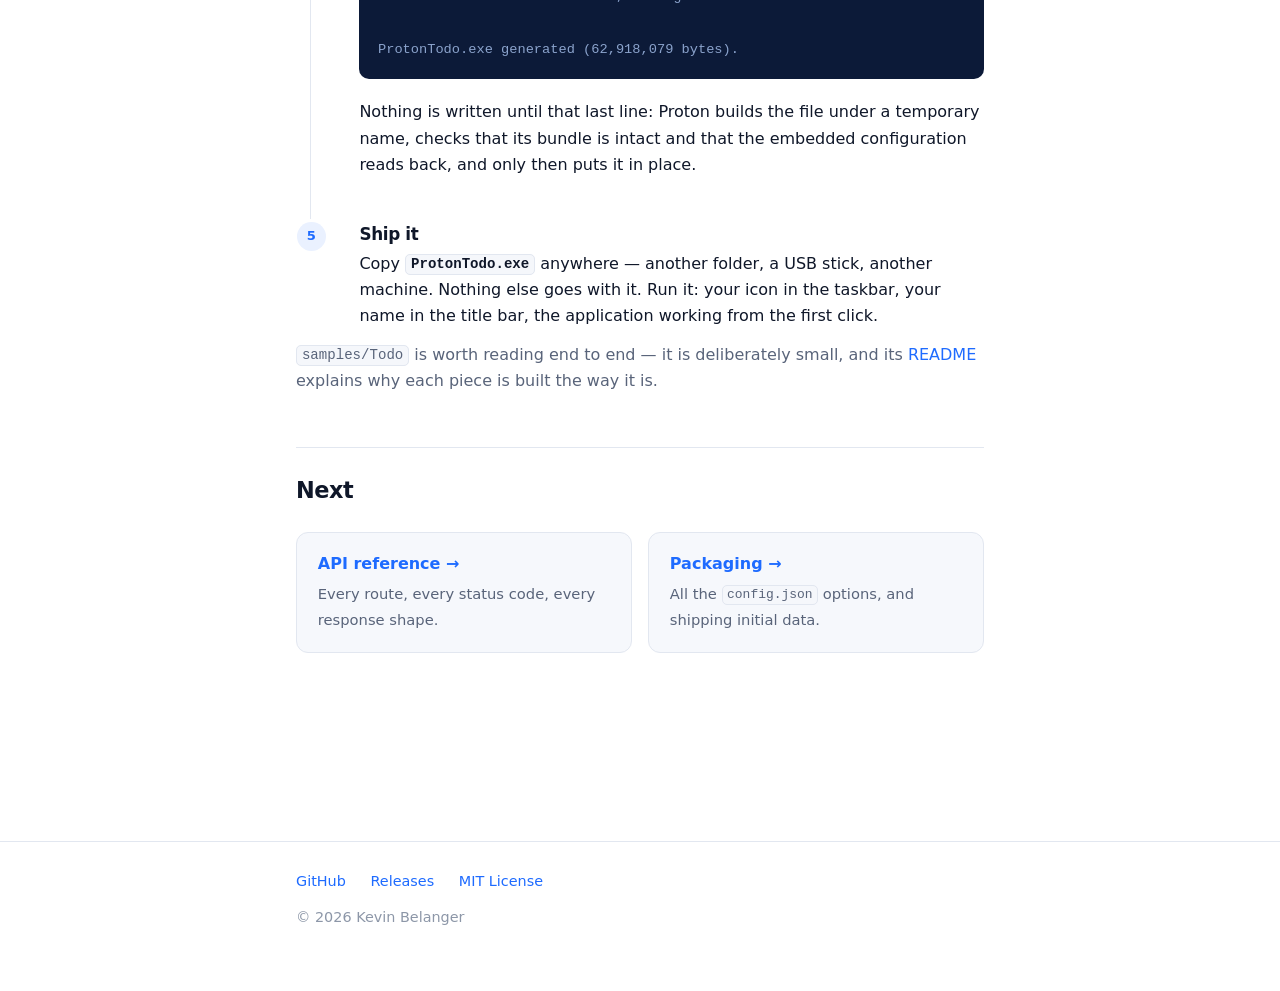
<file: docs/getting-started.html>
<!doctype html>
<html lang="en">
<head>
<meta charset="utf-8">
<meta name="viewport" content="width=device-width, initial-scale=1">
<title>Getting started — Proton</title>
<meta name="description" content="Download Proton, run your first application, and package the sample into an executable of its own.">
<link rel="icon" href="logo-96.png">
<link rel="stylesheet" href="style.css">
</head>
<body>

<header class="site-header">
<div>
    <a class="brand" href="index.html"><img src="logo-96.png" alt="">Proton</a>
    <nav class="site-nav">
        <a href="index.html">Overview</a>
        <a href="getting-started.html" class="current">Getting started</a>
        <a href="api.html">API</a>
        <a href="packaging.html">Packaging</a>
        <a class="out" href="https://github.com/kevin-belanger/Proton">GitHub</a>
    </nav>
</div>
</header>

<main>

<h1>Getting started</h1>

<p class="lead">
    From an empty folder to a working desktop application, then to an executable you
    can hand to someone else.
</p>

<h2>Your first run</h2>

<ol class="steps">
    <li>
        <h3>Download <code>Proton.exe</code></h3>
        <p>
            From the <a href="https://github.com/kevin-belanger/Proton/releases">releases
            page</a>. Put it in an empty folder. Nothing to install.
        </p>
    </li>
    <li>
        <h3>Run it</h3>
        <p>
            A window opens on a starter page that checks the engine's services. Proton
            has created three folders beside itself:
        </p>
<pre><code>MyApp/
├── Proton.exe
├── app/            your web application
├── config/         config.json + icon.ico, for packaging later
└── data/
    ├── files/      served at /files
    └── db/         your SQLite databases</code></pre>
        <p class="muted">
            <code>config</code> arrives filled in and ready — a commented
            <code>config.json</code> and Proton's own icon, both meant to be replaced.
            You can run <code>Proton.exe /generate</code> right now and get a working
            <code>MyApplication.exe</code>. Executables you produce never create that
            folder: it is a tool for building, not for using.
        </p>
    </li>
    <li>
        <h3>Replace <code>app</code> with your own</h3>
        <p>
            <code>app/index.html</code> is served at <code>/</code>, and everything
            below it keeps its path:
        </p>
<pre><code>app/index.html      →  /
app/css/style.css   →  /css/style.css</code></pre>
        <p>
            Proton reads the folder from disk on every start, so editing a file and
            reopening the window is the whole development loop. There is no build step
            and nothing to compile.
        </p>
    </li>
</ol>

<div class="note">
    <p>
        <strong>Proton never overwrites your files.</strong> The starter page is only
        written when <code>app</code> holds no <code>index.html</code> at all. Once
        yours is there, it stays.
    </p>
</div>

<h2>Developing against the APIs</h2>

<p>
    Everything goes through <code>fetch</code> on relative URLs. A minimal application
    that writes a file and reads it back:
</p>

<pre><code>&lt;input id="text"&gt;
&lt;button id="save"&gt;Save&lt;/button&gt;
&lt;pre id="out"&gt;&lt;/pre&gt;

&lt;script&gt;
save.onclick = async () =&gt; {
    await fetch('/files/note.txt', { method: 'PUT', body: text.value });
    out.textContent = await (await fetch('/files/note.txt')).text();
};
&lt;/script&gt;</code></pre>

<p>
    That file lands in <code>data/files/note.txt</code>, next to the executable, and
    survives restarts. See the <a href="api.html">API reference</a> for folders,
    listings, databases and error handling.
</p>

<h3>Debugging</h3>

<p>
    The Proton window has no developer tools: <kbd>F12</kbd> and the context menu are
    disabled, because an application window is not a browser. While developing, open
    the same address in Edge or Chrome instead — the server is an ordinary local HTTP
    server, and everything works there, DevTools included.
</p>

<p class="muted">
    When something fails before the window appears, Proton writes what it can to
    <code>%LOCALAPPDATA%\Proton\logs\proton.log</code>.
</p>

<h2>Walkthrough: package the sample app</h2>

<p>
    <strong>Proton Todo</strong> is a complete application — tasks in SQLite, file
    attachments on disk, drag and drop. Turning it into a program of its own takes
    about a minute.
</p>

<ol class="steps">
    <li>
        <h3>Get the sample</h3>
        <p>Clone the repository, or download it as a ZIP and unpack it.</p>
<pre class="shell"><code>git clone https://github.com/kevin-belanger/Proton.git</code></pre>
    </li>
    <li>
        <h3>Set up a folder</h3>
        <p>
            Copy <code>samples/Todo/app</code> and <code>samples/Todo/config</code>
            next to <code>Proton.exe</code>:
        </p>
<pre><code>Workshop/
├── Proton.exe
├── app/            index.html, css/, js/
└── config/         config.json, icon.ico</code></pre>
    </li>
    <li>
        <h3>Try it first</h3>
        <p>
            Double-click <code>Proton.exe</code>. Proton Todo opens. Add a task, drop
            a file onto its card, tick it off — it is already working, before any
            packaging.
        </p>
    </li>
    <li>
        <h3>Package it</h3>
        <p>From a command prompt in that folder:</p>
<pre class="shell"><code>Proton.exe /generate

<span class="dim">Source    : C:\Workshop\Proton.exe
Config    : C:\Workshop\config\config.json
Target    : C:\Workshop\ProtonTodo.exe
Icon      : 23,947 bytes
Shift     : -69,632 bytes, 512 padding, 353 offsets rewritten for 351 files
Embedded  : app/ — 4 file(s), 19,829 bytes
Archive   : 7,003 bytes
Verified  : bundle consistent, configuration read back

ProtonTodo.exe generated (62,918,079 bytes).</span></code></pre>
        <p>
            Nothing is written until that last line: Proton builds the file under a
            temporary name, checks that its bundle is intact and that the embedded
            configuration reads back, and only then puts it in place.
        </p>
    </li>
    <li>
        <h3>Ship it</h3>
        <p>
            Copy <strong><code>ProtonTodo.exe</code></strong> anywhere — another
            folder, a USB stick, another machine. Nothing else goes with it. Run it:
            your icon in the taskbar, your name in the title bar, the application
            working from the first click.
        </p>
    </li>
</ol>

<p class="muted">
    <code>samples/Todo</code> is worth reading end to end — it is deliberately small,
    and its
    <a href="https://github.com/kevin-belanger/Proton/tree/main/samples/Todo">README</a>
    explains why each piece is built the way it is.
</p>

<h2>Next</h2>

<div class="cards">
    <a class="card" href="api.html">
        <strong>API reference →</strong>
        <span>Every route, every status code, every response shape.</span>
    </a>
    <a class="card" href="packaging.html">
        <strong>Packaging →</strong>
        <span>All the <code>config.json</code> options, and shipping initial data.</span>
    </a>
</div>

</main>

<footer class="site-footer">
<div>
    <a href="https://github.com/kevin-belanger/Proton">GitHub</a>
    <a href="https://github.com/kevin-belanger/Proton/releases">Releases</a>
    <a href="https://github.com/kevin-belanger/Proton/blob/main/LICENSE">MIT License</a>
    <p style="margin-top:.75rem">© 2026 Kevin Belanger</p>
</div>
</footer>

</body>
</html>
</file>
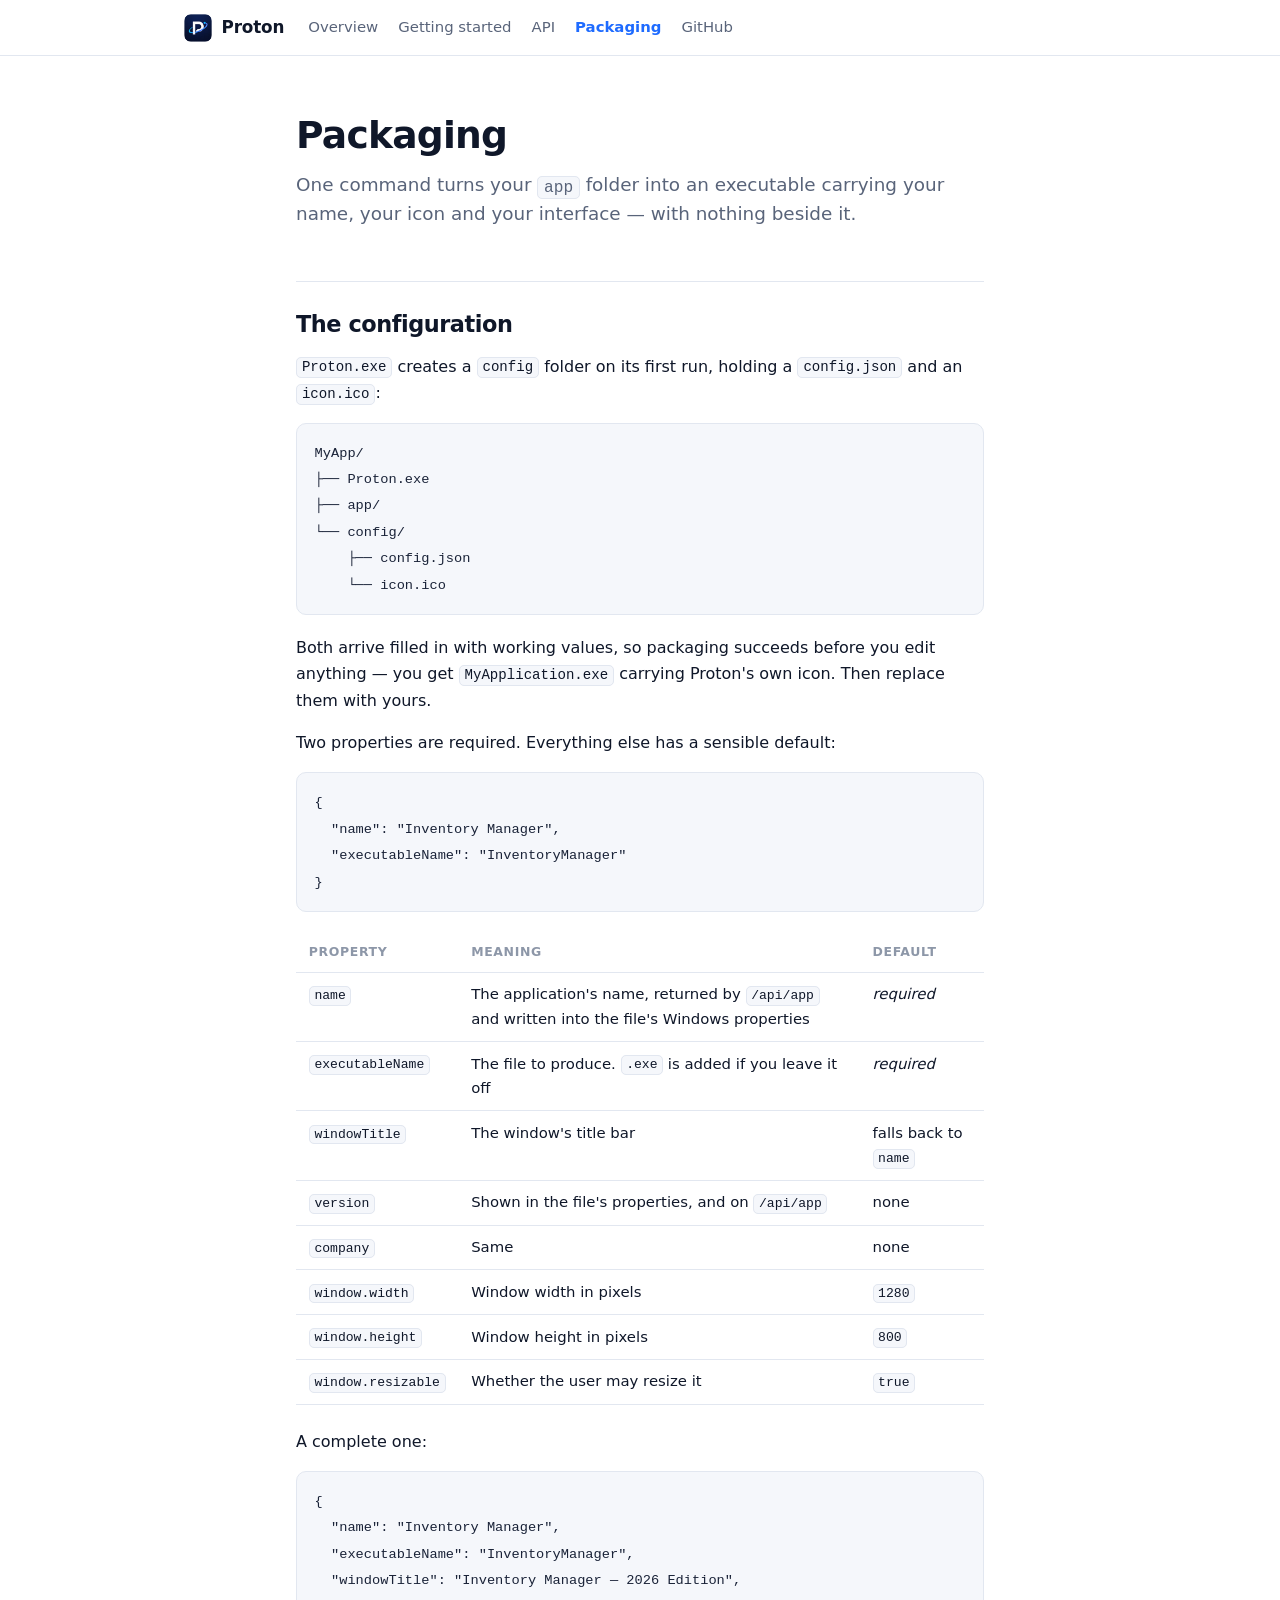
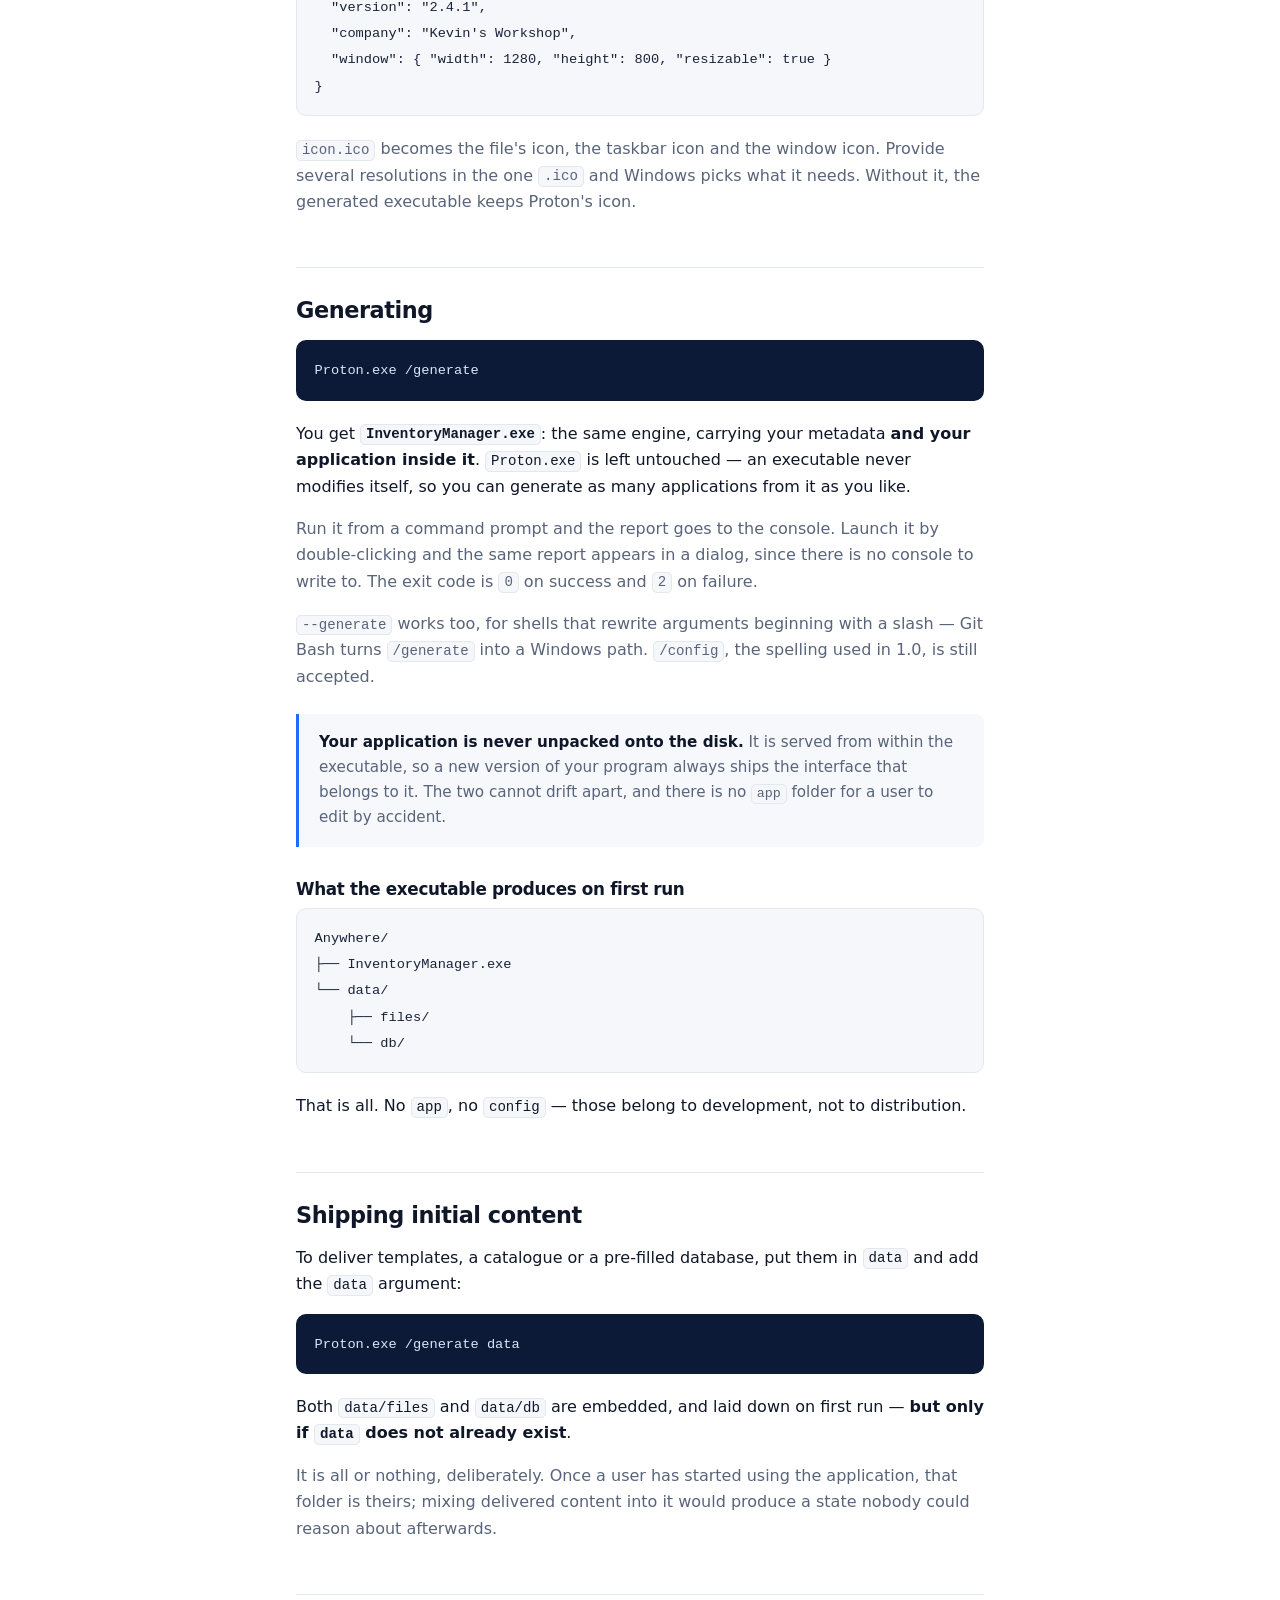
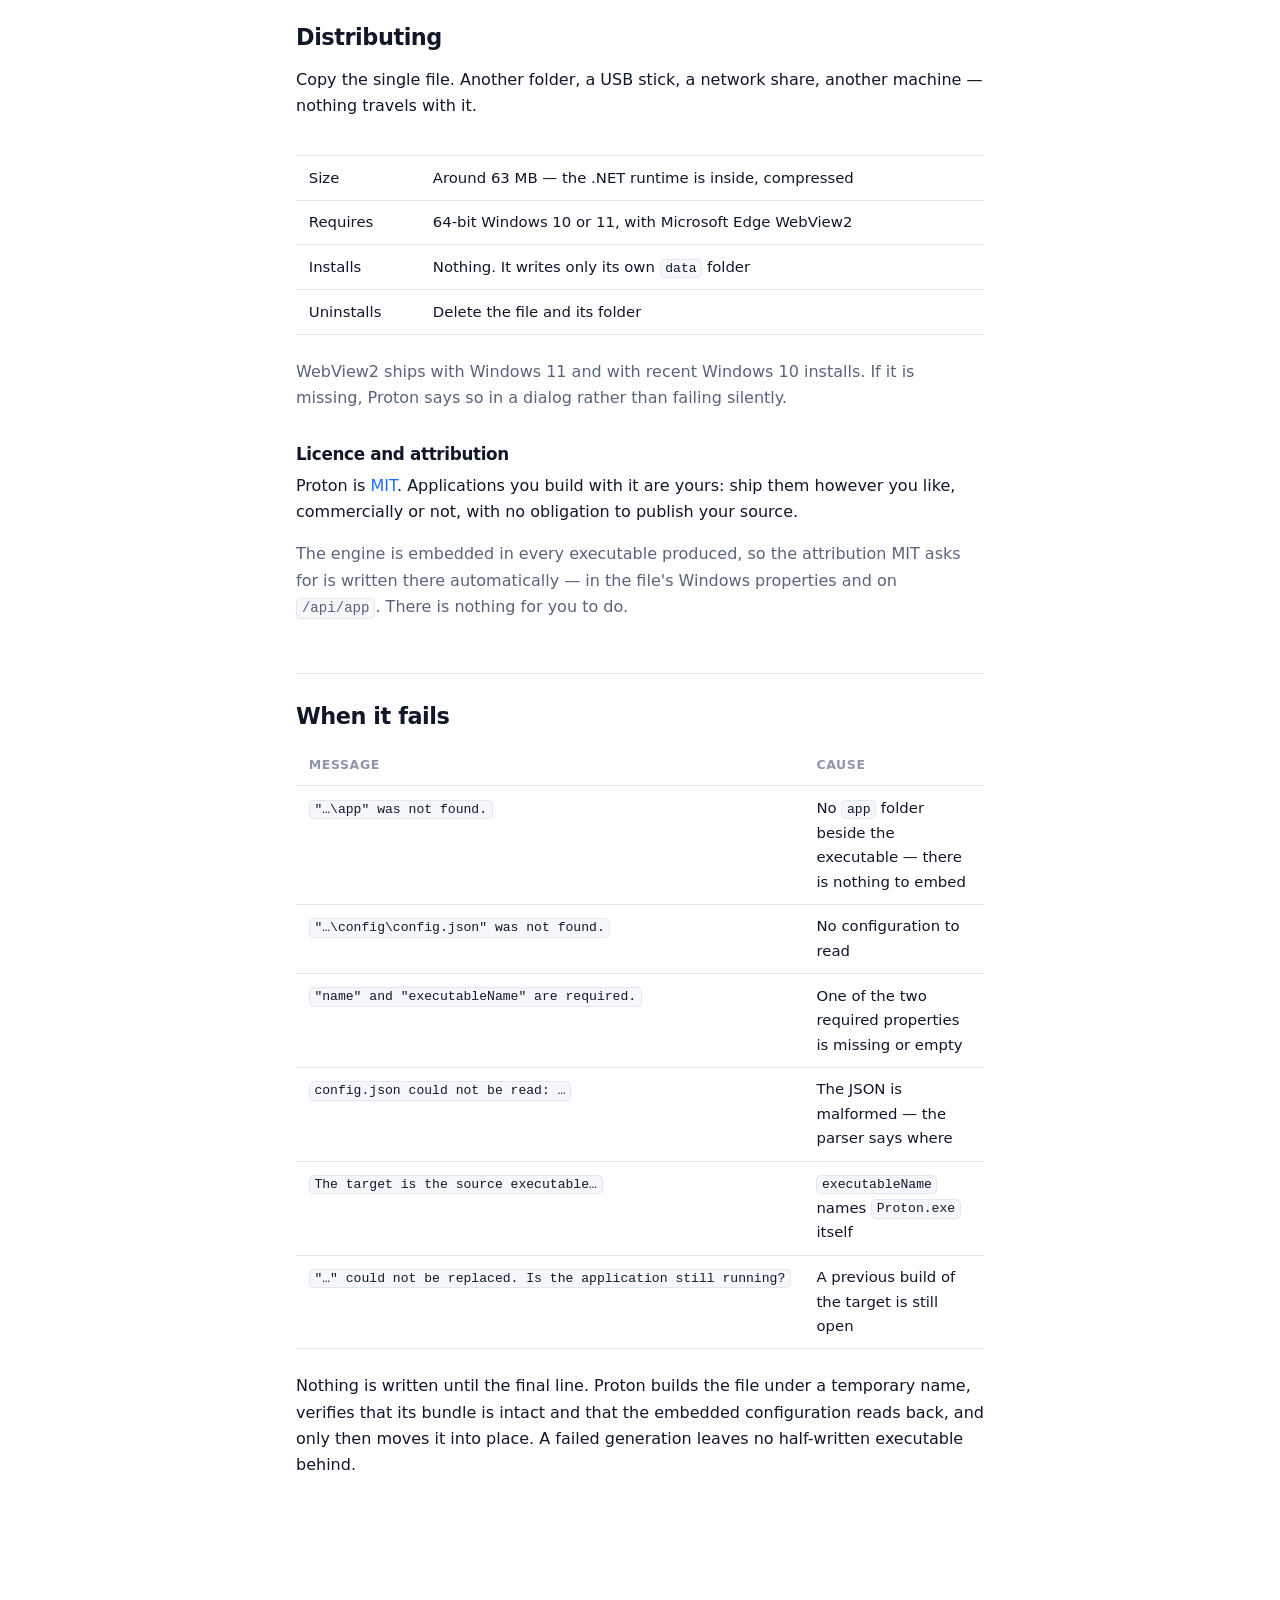
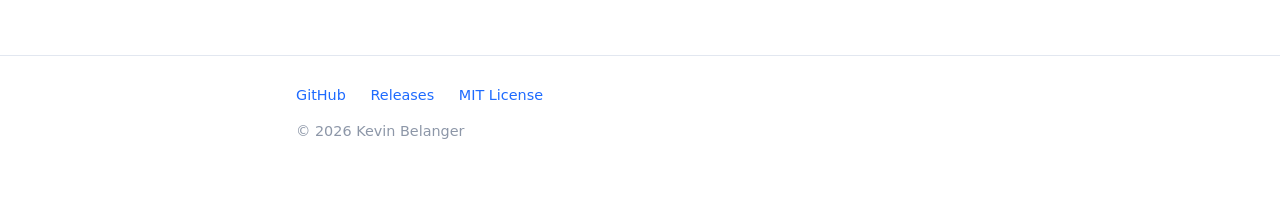
<file: docs/packaging.html>
<!doctype html>
<html lang="en">
<head>
<meta charset="utf-8">
<meta name="viewport" content="width=device-width, initial-scale=1">
<title>Packaging — Proton</title>
<meta name="description" content="Turn your application into a single executable carrying your name, your icon and your interface.">
<link rel="icon" href="logo-96.png">
<link rel="stylesheet" href="style.css">
</head>
<body>

<header class="site-header">
<div>
    <a class="brand" href="index.html"><img src="logo-96.png" alt="">Proton</a>
    <nav class="site-nav">
        <a href="index.html">Overview</a>
        <a href="getting-started.html">Getting started</a>
        <a href="api.html">API</a>
        <a href="packaging.html" class="current">Packaging</a>
        <a class="out" href="https://github.com/kevin-belanger/Proton">GitHub</a>
    </nav>
</div>
</header>

<main>

<h1>Packaging</h1>

<p class="lead">
    One command turns your <code>app</code> folder into an executable carrying your
    name, your icon and your interface — with nothing beside it.
</p>

<h2>The configuration</h2>

<p>
    <code>Proton.exe</code> creates a <code>config</code> folder on its first run,
    holding a <code>config.json</code> and an <code>icon.ico</code>:
</p>

<pre><code>MyApp/
├── Proton.exe
├── app/
└── config/
    ├── config.json
    └── icon.ico</code></pre>

<p>
    Both arrive filled in with working values, so packaging succeeds before you edit
    anything — you get <code>MyApplication.exe</code> carrying Proton's own icon. Then
    replace them with yours.
</p>

<p>Two properties are required. Everything else has a sensible default:</p>

<pre><code>{
  "name": "Inventory Manager",
  "executableName": "InventoryManager"
}</code></pre>

<div class="scroll">
<table>
    <tr><th>Property</th><th>Meaning</th><th>Default</th></tr>
    <tr>
        <td><code>name</code></td>
        <td>The application's name, returned by <code>/api/app</code> and written into the file's Windows properties</td>
        <td><em>required</em></td>
    </tr>
    <tr>
        <td><code>executableName</code></td>
        <td>The file to produce. <code>.exe</code> is added if you leave it off</td>
        <td><em>required</em></td>
    </tr>
    <tr>
        <td><code>windowTitle</code></td>
        <td>The window's title bar</td>
        <td>falls back to <code>name</code></td>
    </tr>
    <tr>
        <td><code>version</code></td>
        <td>Shown in the file's properties, and on <code>/api/app</code></td>
        <td>none</td>
    </tr>
    <tr>
        <td><code>company</code></td>
        <td>Same</td>
        <td>none</td>
    </tr>
    <tr>
        <td><code>window.width</code></td>
        <td>Window width in pixels</td>
        <td><code>1280</code></td>
    </tr>
    <tr>
        <td><code>window.height</code></td>
        <td>Window height in pixels</td>
        <td><code>800</code></td>
    </tr>
    <tr>
        <td><code>window.resizable</code></td>
        <td>Whether the user may resize it</td>
        <td><code>true</code></td>
    </tr>
</table>
</div>

<p>A complete one:</p>

<pre><code>{
  "name": "Inventory Manager",
  "executableName": "InventoryManager",
  "windowTitle": "Inventory Manager — 2026 Edition",
  "version": "2.4.1",
  "company": "Kevin's Workshop",
  "window": { "width": 1280, "height": 800, "resizable": true }
}</code></pre>

<p class="muted">
    <code>icon.ico</code> becomes the file's icon, the taskbar icon and the window
    icon. Provide several resolutions in the one <code>.ico</code> and Windows picks
    what it needs. Without it, the generated executable keeps Proton's icon.
</p>

<h2>Generating</h2>

<pre class="shell"><code>Proton.exe /generate</code></pre>

<p>
    You get <strong><code>InventoryManager.exe</code></strong>: the same engine,
    carrying your metadata <strong>and your application inside it</strong>.
    <code>Proton.exe</code> is left untouched — an executable never modifies itself,
    so you can generate as many applications from it as you like.
</p>

<p class="muted">
    Run it from a command prompt and the report goes to the console. Launch it by
    double-clicking and the same report appears in a dialog, since there is no console
    to write to. The exit code is <code>0</code> on success and <code>2</code> on
    failure.
</p>

<p class="muted">
    <code>--generate</code> works too, for shells that rewrite arguments beginning with
    a slash — Git Bash turns <code>/generate</code> into a Windows path.
    <code>/config</code>, the spelling used in 1.0, is still accepted.
</p>

<div class="note">
    <p>
        <strong>Your application is never unpacked onto the disk.</strong> It is served
        from within the executable, so a new version of your program always ships the
        interface that belongs to it. The two cannot drift apart, and there is no
        <code>app</code> folder for a user to edit by accident.
    </p>
</div>

<h3>What the executable produces on first run</h3>

<pre><code>Anywhere/
├── InventoryManager.exe
└── data/
    ├── files/
    └── db/</code></pre>

<p>
    That is all. No <code>app</code>, no <code>config</code> — those belong to
    development, not to distribution.
</p>

<h2>Shipping initial content</h2>

<p>
    To deliver templates, a catalogue or a pre-filled database, put them in
    <code>data</code> and add the <code>data</code> argument:
</p>

<pre class="shell"><code>Proton.exe /generate data</code></pre>

<p>
    Both <code>data/files</code> and <code>data/db</code> are embedded, and laid down
    on first run — <strong>but only if <code>data</code> does not already exist</strong>.
</p>

<p class="muted">
    It is all or nothing, deliberately. Once a user has started using the application,
    that folder is theirs; mixing delivered content into it would produce a state
    nobody could reason about afterwards.
</p>

<h2>Distributing</h2>

<p>
    Copy the single file. Another folder, a USB stick, a network share, another
    machine — nothing travels with it.
</p>

<div class="scroll">
<table>
    <tr><th></th><th></th></tr>
    <tr><td>Size</td><td>Around 63 MB — the .NET runtime is inside, compressed</td></tr>
    <tr><td>Requires</td><td>64-bit Windows 10 or 11, with Microsoft Edge WebView2</td></tr>
    <tr><td>Installs</td><td>Nothing. It writes only its own <code>data</code> folder</td></tr>
    <tr><td>Uninstalls</td><td>Delete the file and its folder</td></tr>
</table>
</div>

<p class="muted">
    WebView2 ships with Windows 11 and with recent Windows 10 installs. If it is
    missing, Proton says so in a dialog rather than failing silently.
</p>

<h3>Licence and attribution</h3>

<p>
    Proton is <a href="https://github.com/kevin-belanger/Proton/blob/main/LICENSE">MIT</a>.
    Applications you build with it are yours: ship them however you like, commercially
    or not, with no obligation to publish your source.
</p>

<p class="muted">
    The engine is embedded in every executable produced, so the attribution MIT asks
    for is written there automatically — in the file's Windows properties and on
    <code>/api/app</code>. There is nothing for you to do.
</p>

<h2>When it fails</h2>

<div class="scroll">
<table>
    <tr><th>Message</th><th>Cause</th></tr>
    <tr>
        <td><code>"…\app" was not found.</code></td>
        <td>No <code>app</code> folder beside the executable — there is nothing to embed</td>
    </tr>
    <tr>
        <td><code>"…\config\config.json" was not found.</code></td>
        <td>No configuration to read</td>
    </tr>
    <tr>
        <td><code>"name" and "executableName" are required.</code></td>
        <td>One of the two required properties is missing or empty</td>
    </tr>
    <tr>
        <td><code>config.json could not be read: …</code></td>
        <td>The JSON is malformed — the parser says where</td>
    </tr>
    <tr>
        <td><code>The target is the source executable…</code></td>
        <td><code>executableName</code> names <code>Proton.exe</code> itself</td>
    </tr>
    <tr>
        <td><code>"…" could not be replaced. Is the application still running?</code></td>
        <td>A previous build of the target is still open</td>
    </tr>
</table>
</div>

<p>
    Nothing is written until the final line. Proton builds the file under a temporary
    name, verifies that its bundle is intact and that the embedded configuration reads
    back, and only then moves it into place. A failed generation leaves no
    half-written executable behind.
</p>

</main>

<footer class="site-footer">
<div>
    <a href="https://github.com/kevin-belanger/Proton">GitHub</a>
    <a href="https://github.com/kevin-belanger/Proton/releases">Releases</a>
    <a href="https://github.com/kevin-belanger/Proton/blob/main/LICENSE">MIT License</a>
    <p style="margin-top:.75rem">© 2026 Kevin Belanger</p>
</div>
</footer>

</body>
</html>
</file>
<file: docs/style.css>
/* Proton — documentation site */

:root {
    color-scheme: light dark;

    --page: #ffffff;
    --panel: #f6f8fc;
    --text: #0f1729;
    --muted: #59647a;
    --faint: #8d97a8;
    --line: #e2e7f0;

    --navy: #0c1a38;
    --blue: #1e6bff;
    --blue-deep: #1550d0;
    --cyan: #22a7f0;
    --blue-soft: #eaf1ff;

    --code-bg: #f5f7fb;
    --code-text: #1a2338;
    --shell-bg: #0c1a38;
    --shell-text: #dde6f7;
    --shell-dim: #8ba3cc;

    --ok: #17915a;
}

@media (prefers-color-scheme: dark) {
    :root {
        --page: #0b1220;
        --panel: #121b2e;
        --text: #eef2f9;
        --muted: #9daac0;
        --faint: #6d7a90;
        --line: #222d44;

        --navy: #060d1c;
        --blue: #74a3ff;
        --blue-deep: #5b8cf0;
        --cyan: #4cc2ff;
        --blue-soft: #16233d;

        --code-bg: #121b2e;
        --code-text: #dde6f7;
        --shell-bg: #060d1c;
        --shell-text: #dde6f7;
        --shell-dim: #6d7a90;

        --ok: #3fc98a;
    }
}

* { box-sizing: border-box; }

body {
    margin: 0;
    background: var(--page);
    color: var(--text);
    font-family: "Segoe UI Variable Text", "Segoe UI", -apple-system, system-ui, sans-serif;
    font-size: 16px;
    line-height: 1.65;
}

/* --- Header ------------------------------------------------------------- */

.site-header {
    border-bottom: 1px solid var(--line);
    background: var(--page);
    position: sticky;
    top: 0;
    z-index: 10;
}

.site-header > div {
    max-width: 60rem;
    margin: 0 auto;
    padding: .85rem 1.5rem;
    display: flex;
    align-items: center;
    gap: 1.5rem;
    flex-wrap: wrap;
}

.brand {
    display: flex;
    align-items: center;
    gap: .6rem;
    text-decoration: none;
    color: inherit;
    font-weight: 640;
    font-size: 1.05rem;
    letter-spacing: -.01em;
}

.brand img { width: 28px; height: 28px; border-radius: 7px; display: block; }

.site-nav { display: flex; gap: 1.25rem; flex-wrap: wrap; font-size: .93rem; }

.site-nav a { color: var(--muted); text-decoration: none; }
.site-nav a:hover { color: var(--text); }
.site-nav a.current { color: var(--blue); font-weight: 620; }

.site-nav .out { margin-left: auto; }

/* --- Layout ------------------------------------------------------------- */

main {
    max-width: 46rem;
    margin: 0 auto;
    padding: 3.5rem 1.5rem 6rem;
}

.wide { max-width: 60rem; }

/* --- Typography --------------------------------------------------------- */

h1, h2, h3, h4 {
    font-family: "Segoe UI Variable Display", "Segoe UI", -apple-system, system-ui, sans-serif;
    letter-spacing: -.02em;
    line-height: 1.25;
}

h1 { margin: 0 0 .75rem; font-size: 2.35rem; font-weight: 680; }

h2 {
    margin: 3.25rem 0 1rem;
    padding-top: 1.75rem;
    border-top: 1px solid var(--line);
    font-size: 1.4rem;
    font-weight: 640;
}

h3 { margin: 2rem 0 .5rem; font-size: 1.05rem; font-weight: 620; }
h4 { margin: 1.5rem 0 .4rem; font-size: .95rem; font-weight: 620; }

p { margin: 0 0 1rem; }
strong { font-weight: 620; }
.muted { color: var(--muted); }
.lead { font-size: 1.15rem; line-height: 1.55; color: var(--muted); }

a { color: var(--blue); text-decoration: none; }
a:hover { text-decoration: underline; }

ul, ol { padding-left: 1.3rem; }
li { margin-bottom: .35rem; }

/* --- Code --------------------------------------------------------------- */

code {
    font-family: "Cascadia Code", Consolas, "SF Mono", monospace;
    font-size: .88em;
    background: var(--code-bg);
    border: 1px solid var(--line);
    border-radius: 5px;
    padding: .1em .35em;
    white-space: nowrap;
}

pre {
    margin: 0 0 1.25rem;
    padding: 1rem 1.1rem;
    background: var(--code-bg);
    border: 1px solid var(--line);
    border-radius: 10px;
    overflow-x: auto;
}

pre code {
    background: none;
    border: none;
    padding: 0;
    white-space: pre;
    font-size: .855rem;
    line-height: 1.65;
    color: var(--code-text);
}

pre.shell { background: var(--shell-bg); border-color: transparent; }
pre.shell code { color: var(--shell-text); }
pre.shell .dim { color: var(--shell-dim); }

/* --- Tables ------------------------------------------------------------- */

.scroll { overflow-x: auto; margin: 0 0 1.5rem; }

table { width: 100%; border-collapse: collapse; font-size: .93rem; }

th, td {
    text-align: left;
    padding: .6rem .8rem;
    border-bottom: 1px solid var(--line);
    vertical-align: top;
}

th {
    font-weight: 620;
    font-size: .78rem;
    text-transform: uppercase;
    letter-spacing: .05em;
    color: var(--faint);
}

td code { white-space: nowrap; }

/* --- Cards -------------------------------------------------------------- */

.cards {
    display: grid;
    grid-template-columns: repeat(auto-fit, minmax(15rem, 1fr));
    gap: 1rem;
    margin: 1.75rem 0;
}

.card {
    display: block;
    padding: 1.15rem 1.3rem;
    background: var(--panel);
    border: 1px solid var(--line);
    border-radius: 12px;
    text-decoration: none;
    color: inherit;
}

.card:hover { border-color: var(--blue); text-decoration: none; }
.card strong { display: block; color: var(--blue); margin-bottom: .2rem; }
.card span { color: var(--muted); font-size: .92rem; }

/* --- Compare grid ------------------------------------------------------- */

.compare {
    display: grid;
    grid-template-columns: 1fr 1fr;
    gap: 1px;
    margin: 1.5rem 0;
    background: var(--line);
    border: 1px solid var(--line);
    border-radius: 12px;
    overflow: hidden;
}

.compare > div { padding: 1.1rem 1.25rem; background: var(--page); }

.compare h4 {
    margin: 0 0 .6rem;
    font-size: .76rem;
    font-weight: 640;
    text-transform: uppercase;
    letter-spacing: .06em;
    color: var(--faint);
}

.compare ul { margin: 0; padding-left: 1.1rem; color: var(--muted); font-size: .93rem; }
.compare .yes { color: var(--text); }

@media (max-width: 34rem) { .compare { grid-template-columns: 1fr; } }

/* --- Steps -------------------------------------------------------------- */

.steps { counter-reset: step; margin: 1.5rem 0 0; padding: 0; list-style: none; }

.steps > li {
    counter-increment: step;
    position: relative;
    padding: 0 0 1.75rem 3rem;
    margin-left: .9rem;
    border-left: 1px solid var(--line);
}

.steps > li:last-child { border-left-color: transparent; padding-bottom: 0; }

.steps > li::before {
    content: counter(step);
    position: absolute;
    left: -.9rem;
    top: -.15rem;
    width: 1.8rem;
    height: 1.8rem;
    background: var(--blue-soft);
    color: var(--blue);
    border-radius: 50%;
    display: grid;
    place-items: center;
    font-size: .82rem;
    font-weight: 640;
}

.steps h3 { margin: 0 0 .35rem; }
.steps p { margin-bottom: .75rem; }

/* --- Note --------------------------------------------------------------- */

.note {
    margin: 1.5rem 0;
    padding: 1rem 1.25rem;
    background: var(--panel);
    border-left: 3px solid var(--blue);
    border-radius: 0 8px 8px 0;
    font-size: .95rem;
    color: var(--muted);
}

.note p:last-child { margin-bottom: 0; }
.note strong { color: var(--text); }

/* --- Method badges ------------------------------------------------------ */

.m {
    display: inline-block;
    min-width: 3.6rem;
    text-align: center;
    padding: .1rem .45rem;
    border-radius: 5px;
    font-family: "Cascadia Code", Consolas, monospace;
    font-size: .72rem;
    font-weight: 700;
    letter-spacing: .03em;
    color: #fff;
    background: var(--faint);
    white-space: nowrap;
}

.m-get { background: var(--ok); }
.m-put { background: var(--blue-deep); }
.m-post { background: var(--blue-deep); }
.m-del { background: #c2413a; }

/* --- Footer ------------------------------------------------------------- */

.site-footer {
    border-top: 1px solid var(--line);
    margin-top: 4rem;
}

.site-footer > div {
    max-width: 46rem;
    margin: 0 auto;
    padding: 1.75rem 1.5rem 3rem;
    color: var(--faint);
    font-size: .9rem;
}

.site-footer a { margin-right: 1.25rem; }
</file>
